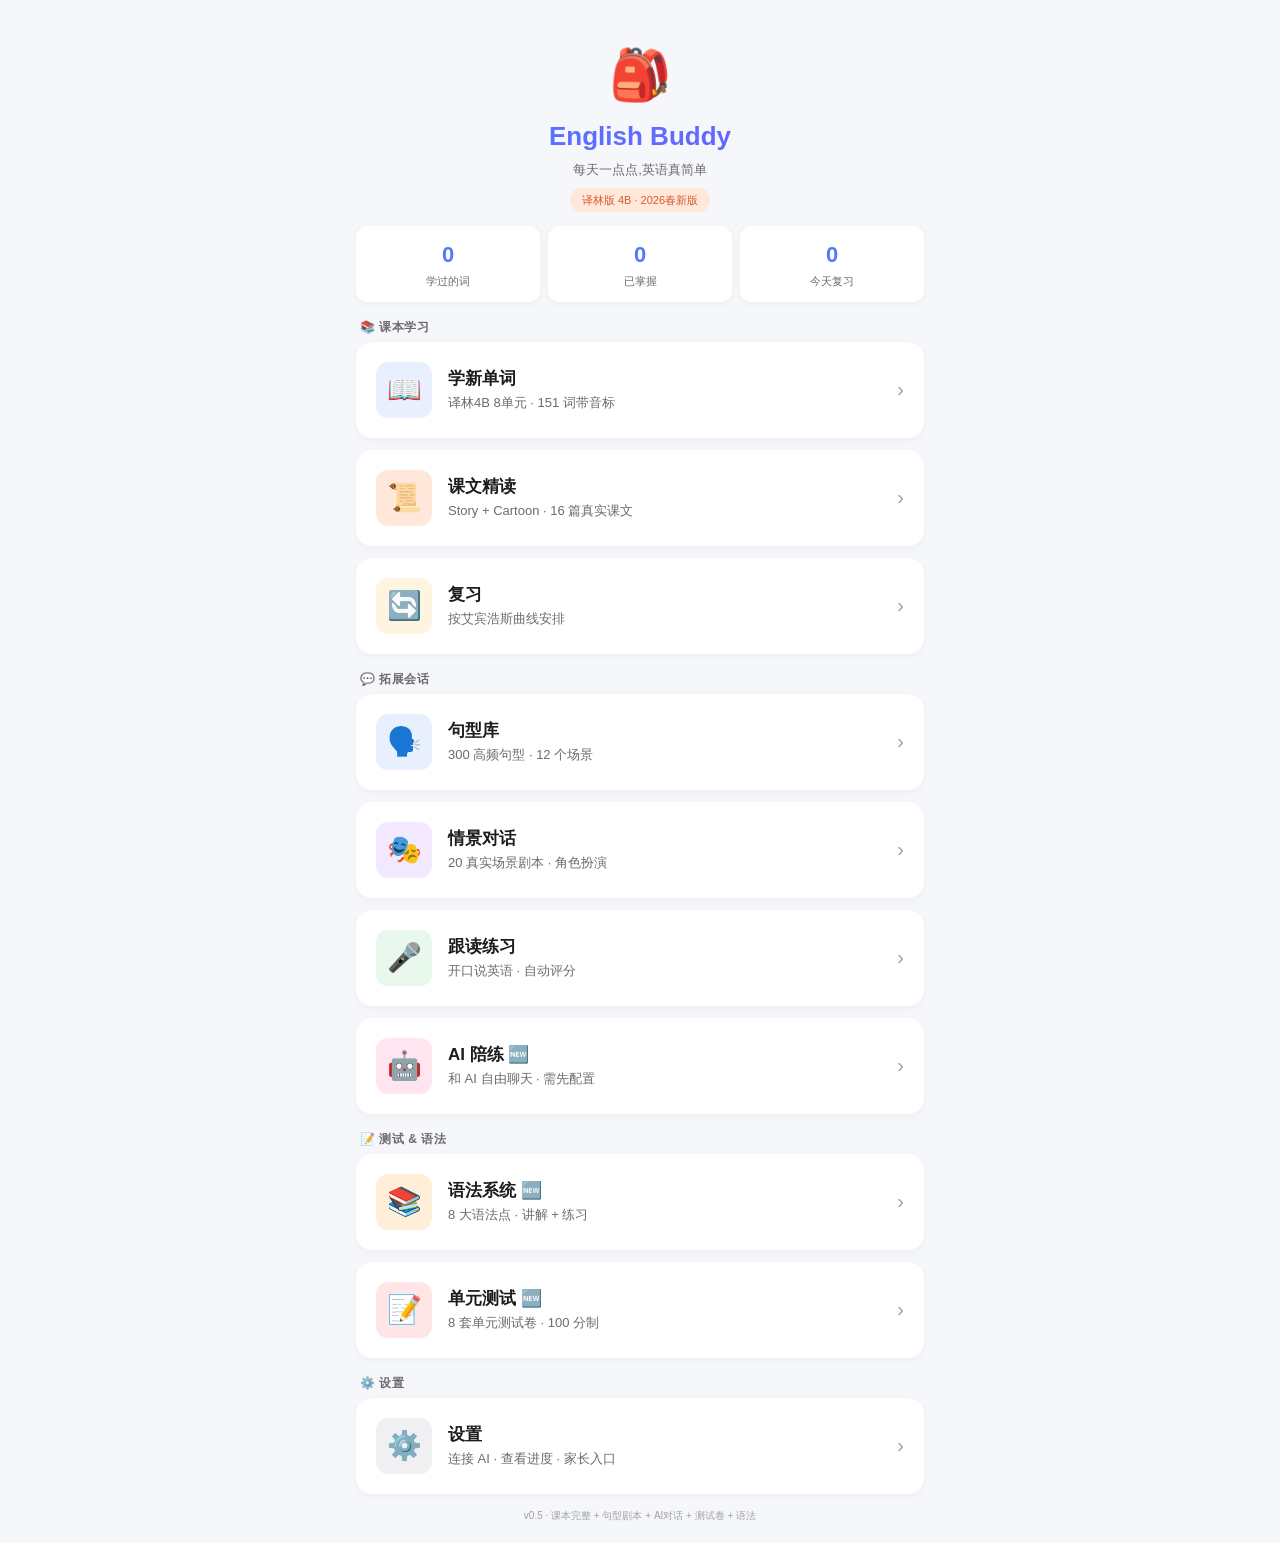
<file: index.html>
<!DOCTYPE html>
<html lang="zh-CN">
<head>
<meta charset="UTF-8">
<meta name="viewport" content="width=device-width, initial-scale=1.0, maximum-scale=1.0, user-scalable=no, viewport-fit=cover">
<meta name="apple-mobile-web-app-capable" content="yes">
<meta name="apple-mobile-web-app-status-bar-style" content="default">
<meta name="apple-mobile-web-app-title" content="English Buddy">
<meta name="theme-color" content="#4F7CFF">
<title>English Buddy · 我的英语小伙伴</title>
<link rel="stylesheet" href="css/style.css">
<style>
.hero { text-align: center; padding: 22px 16px 14px; }
.hero-emoji { font-size: 50px; margin-bottom: 4px; }
.hero-title {
  font-size: 26px; font-weight: 700; margin: 0 0 4px;
  background: linear-gradient(135deg, #4F7CFF, #6F5BFF);
  -webkit-background-clip: text; background-clip: text;
  -webkit-text-fill-color: transparent;
}
.hero-subtitle { font-size: 13px; color: var(--text-secondary); margin: 0; }
.book-tag {
  display: inline-block; margin-top: 8px;
  padding: 4px 12px; font-size: 11px;
  background: #FFE8D9; color: #D85A30;
  border-radius: 12px; font-weight: 500;
}
.streak-banner {
  background: linear-gradient(135deg, #FF9500, #FF6A00);
  color: white; border-radius: var(--radius-lg);
  padding: 12px 16px; margin-bottom: 14px;
  display: flex; align-items: center; gap: 12px;
}
.streak-icon { font-size: 28px; }
.streak-info { flex: 1; }
.streak-num { font-size: 22px; font-weight: 700; }
.streak-label { font-size: 12px; opacity: 0.9; }
.section-title {
  font-size: 12px; font-weight: 600;
  color: var(--text-secondary); text-transform: uppercase;
  letter-spacing: 0.5px; margin: 16px 0 6px; padding-left: 4px;
}
.version-tag {
  font-size: 10px; color: var(--text-tertiary);
  text-align: center; margin: 14px 0 4px;
}
</style>
</head>
<body>
<div class="container">
  <div class="hero">
    <div class="hero-emoji">🎒</div>
    <h1 class="hero-title">English Buddy</h1>
    <p class="hero-subtitle">每天一点点,英语真简单</p>
    <div class="book-tag">译林版 4B · 2026春新版</div>
  </div>

  <div class="streak-banner" id="streak-banner" style="display:none">
    <div class="streak-icon">🔥</div>
    <div class="streak-info">
      <div class="streak-num"><span id="streak-num">0</span> 天</div>
      <div class="streak-label">连续学习,加油!</div>
    </div>
  </div>

  <div class="stat-grid">
    <div class="stat-card">
      <div class="stat-num" id="stat-learned">0</div>
      <div class="stat-label">学过的词</div>
    </div>
    <div class="stat-card">
      <div class="stat-num" id="stat-mastered">0</div>
      <div class="stat-label">已掌握</div>
    </div>
    <div class="stat-card">
      <div class="stat-num" id="stat-due">0</div>
      <div class="stat-label">今天复习</div>
    </div>
  </div>

  <div class="section-title">📚 课本学习</div>

  <button class="module-card" onclick="location.href='pages/vocab-learn.html'">
    <div class="module-icon" style="background:#E8EFFF;color:#4F7CFF">📖</div>
    <div class="module-info">
      <h3 class="module-title">学新单词</h3>
      <p class="module-desc">译林4B 8单元 · 151 词带音标</p>
    </div>
    <div class="module-arrow">›</div>
  </button>

  <button class="module-card" onclick="location.href='pages/reading.html'">
    <div class="module-icon" style="background:#FFE8D9;color:#D85A30">📜</div>
    <div class="module-info">
      <h3 class="module-title">课文精读</h3>
      <p class="module-desc">Story + Cartoon · 16 篇真实课文</p>
    </div>
    <div class="module-arrow">›</div>
  </button>

  <button class="module-card" onclick="location.href='pages/vocab-review.html'">
    <div class="module-icon" style="background:#FFF4E0;color:#FF9500">🔄</div>
    <div class="module-info">
      <h3 class="module-title">复习</h3>
      <p class="module-desc">按艾宾浩斯曲线安排</p>
    </div>
    <div class="module-arrow">›</div>
  </button>

  <div class="section-title">💬 拓展会话</div>

  <button class="module-card" onclick="location.href='pages/phrases.html'">
    <div class="module-icon" style="background:#E8EFFF;color:#6F5BFF">🗣️</div>
    <div class="module-info">
      <h3 class="module-title">句型库</h3>
      <p class="module-desc">300 高频句型 · 12 个场景</p>
    </div>
    <div class="module-arrow">›</div>
  </button>

  <button class="module-card" onclick="location.href='pages/scripts.html'">
    <div class="module-icon" style="background:#F2E8FF;color:#8B5CF6">🎭</div>
    <div class="module-info">
      <h3 class="module-title">情景对话</h3>
      <p class="module-desc">20 真实场景剧本 · 角色扮演</p>
    </div>
    <div class="module-arrow">›</div>
  </button>

  <button class="module-card" onclick="location.href='pages/speak.html'">
    <div class="module-icon" style="background:#E8F8EC;color:#34C759">🎤</div>
    <div class="module-info">
      <h3 class="module-title">跟读练习</h3>
      <p class="module-desc">开口说英语 · 自动评分</p>
    </div>
    <div class="module-arrow">›</div>
  </button>

  <button class="module-card" onclick="location.href='pages/ai-chat.html'">
    <div class="module-icon" style="background:#FFE5F0;color:#EC4899">🤖</div>
    <div class="module-info">
      <h3 class="module-title">AI 陪练 🆕</h3>
      <p class="module-desc">和 AI 自由聊天 · 需先配置</p>
    </div>
    <div class="module-arrow">›</div>
  </button>

  <div class="section-title">📝 测试 & 语法</div>

  <button class="module-card" onclick="location.href='pages/grammar.html'">
    <div class="module-icon" style="background:#FFEFD9;color:#FF6A00">📚</div>
    <div class="module-info">
      <h3 class="module-title">语法系统 🆕</h3>
      <p class="module-desc">8 大语法点 · 讲解 + 练习</p>
    </div>
    <div class="module-arrow">›</div>
  </button>

  <button class="module-card" onclick="location.href='pages/quiz.html'">
    <div class="module-icon" style="background:#FFE5E5;color:#E24B4A">📝</div>
    <div class="module-info">
      <h3 class="module-title">单元测试 🆕</h3>
      <p class="module-desc">8 套单元测试卷 · 100 分制</p>
    </div>
    <div class="module-arrow">›</div>
  </button>

  <div class="section-title">⚙️ 设置</div>

  <button class="module-card" onclick="location.href='pages/settings.html'">
    <div class="module-icon" style="background:#F0F0F2;color:#6B6B70">⚙️</div>
    <div class="module-info">
      <h3 class="module-title">设置</h3>
      <p class="module-desc">连接 AI · 查看进度 · 家长入口</p>
    </div>
    <div class="module-arrow">›</div>
  </button>

  <div class="version-tag">v0.5 · 课本完整 + 句型剧本 + AI对话 + 测试卷 + 语法</div>
</div>

<script src="data/vocab-4b.js"></script>
<script src="js/core.js"></script>
<script>
function refreshStats() {
  const allWords = VOCAB_4B.getAllWords();
  const stats = SRS.getStats(allWords);
  document.getElementById('stat-learned').textContent = stats.learning + stats.mastered;
  document.getElementById('stat-mastered').textContent = stats.mastered;
  document.getElementById('stat-due').textContent = stats.due;
  
  const streak = Tracking.getStreak();
  if (streak > 0) {
    document.getElementById('streak-banner').style.display = 'flex';
    document.getElementById('streak-num').textContent = streak;
  }
}
refreshStats();
</script>
</body>
</html>
</file>
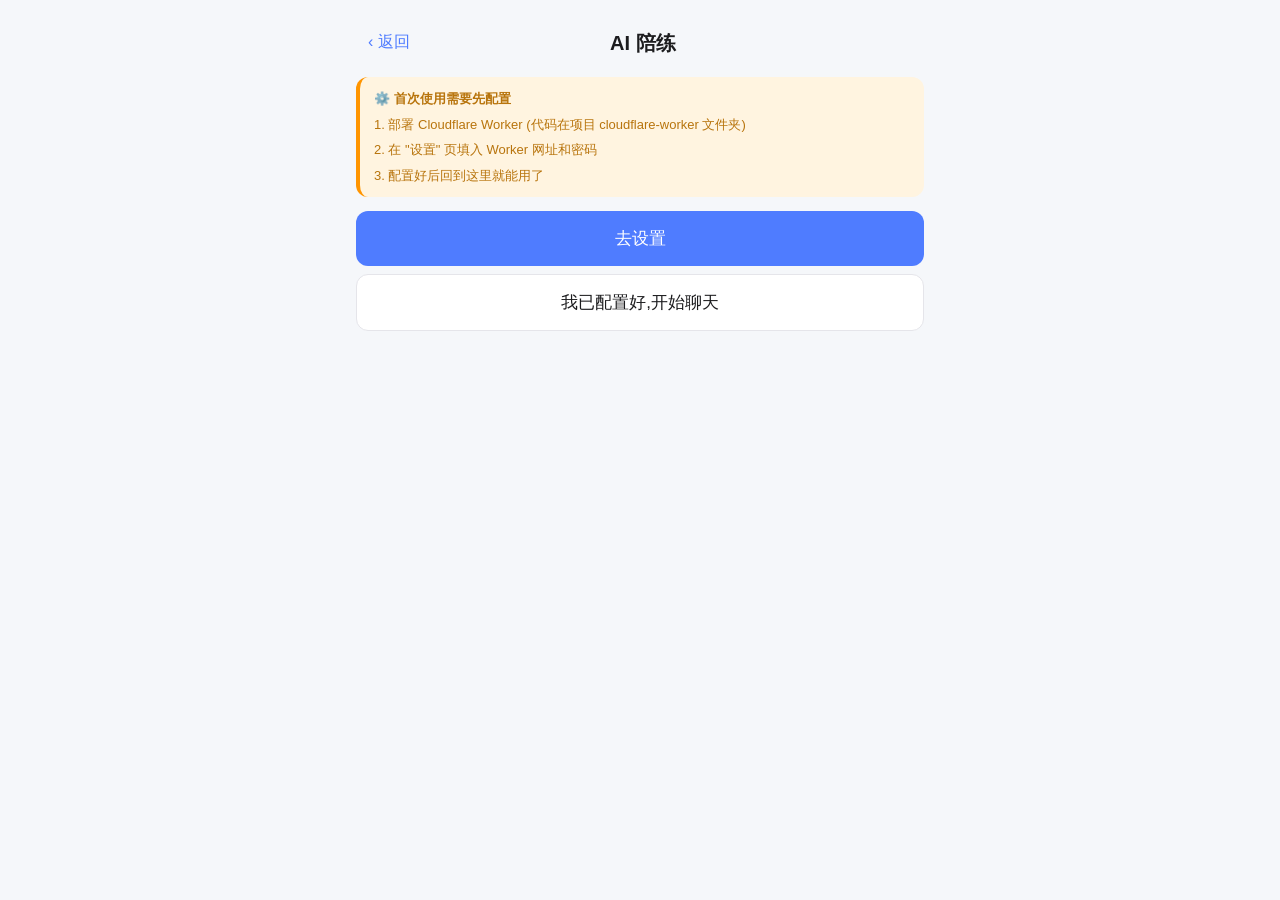
<file: pages/ai-chat.html>
<!DOCTYPE html>
<html lang="zh-CN">
<head>
<meta charset="UTF-8">
<meta name="viewport" content="width=device-width, initial-scale=1.0, maximum-scale=1.0, user-scalable=no, viewport-fit=cover">
<title>AI 陪练</title>
<link rel="stylesheet" href="../css/style.css">
<style>
.config-warn {
  background: #FFF4E0; border-left: 4px solid #FF9500;
  padding: 12px 14px; border-radius: var(--radius-md);
  margin-bottom: 14px;
}
.config-warn p { margin: 0 0 6px; font-size: 13px; color: #B8740C; }
.config-warn p:last-child { margin-bottom: 0; }

.topic-grid {
  display: grid;
  grid-template-columns: repeat(2, 1fr);
  gap: 8px;
  margin-bottom: 14px;
}
.topic-btn {
  padding: 12px 8px; background: var(--bg-card);
  border: 1.5px solid var(--border); border-radius: var(--radius-md);
  font-size: 13px; cursor: pointer; font-family: inherit;
  text-align: center; color: var(--text);
}
.topic-btn:active { transform: scale(0.97); }
.topic-icon { font-size: 22px; display: block; margin-bottom: 4px; }

.chat-area {
  background: var(--bg-card); border-radius: var(--radius-lg);
  padding: 12px; min-height: 380px; max-height: 60vh;
  overflow-y: auto; margin-bottom: 12px;
  box-shadow: var(--shadow);
}
.msg {
  margin-bottom: 10px; display: flex;
  gap: 8px; align-items: flex-start;
}
.msg-avatar {
  width: 32px; height: 32px; border-radius: 50%;
  display: flex; align-items: center; justify-content: center;
  font-size: 16px; flex-shrink: 0;
}
.msg.user .msg-avatar { background: #E8EFFF; }
.msg.ai .msg-avatar { background: #FFE5F0; }
.msg-bubble {
  background: var(--bg); padding: 10px 12px;
  border-radius: var(--radius-md);
  max-width: 75%; word-wrap: break-word;
  font-size: 14px; line-height: 1.5;
}
.msg.user { flex-direction: row-reverse; }
.msg.user .msg-bubble { background: #4F7CFF; color: white; }
.msg-translation {
  font-size: 12px; color: var(--text-secondary);
  margin-top: 4px; padding-top: 4px;
  border-top: 1px dashed var(--border);
  font-style: italic;
}
.msg.user .msg-translation { 
  color: rgba(255,255,255,0.85); border-top-color: rgba(255,255,255,0.3);
}

.input-row {
  display: flex; gap: 8px;
  position: sticky; bottom: 0;
}
.input-row textarea {
  flex: 1; padding: 10px 12px; font-size: 14px;
  border: 1.5px solid var(--border); border-radius: var(--radius-md);
  font-family: inherit; resize: none;
  min-height: 44px; max-height: 100px;
  box-sizing: border-box;
}
.input-row button {
  width: 48px; height: 48px; border-radius: 50%;
  border: none; background: var(--primary); color: white;
  font-size: 20px; cursor: pointer; flex-shrink: 0;
}
.input-row button:disabled { opacity: 0.5; }

.btn-mic-chat {
  background: #34C759 !important;
}
.btn-mic-chat.recording {
  background: #E24B4A !important;
  animation: pulse 1.5s infinite;
}
@keyframes pulse {
  0%, 100% { transform: scale(1); }
  50% { transform: scale(1.1); }
}

.typing {
  font-size: 12px; color: var(--text-secondary);
  font-style: italic; padding: 0 12px;
}

.usage-bar {
  font-size: 11px; color: var(--text-tertiary);
  text-align: right; margin-bottom: 6px;
}
</style>
</head>
<body>
<div class="container">
  <div class="page-header">
    <button class="back-btn" onclick="location.href='../index.html'">‹ 返回</button>
    <h1 class="page-title">AI 陪练</h1>
    <div style="width:60px"></div>
  </div>

  <div id="setup-area">
    <div class="config-warn">
      <p>⚙️ <strong>首次使用需要先配置</strong></p>
      <p>1. 部署 Cloudflare Worker (代码在项目 cloudflare-worker 文件夹)</p>
      <p>2. 在 "设置" 页填入 Worker 网址和密码</p>
      <p>3. 配置好后回到这里就能用了</p>
    </div>
    <button class="btn btn-primary btn-large btn-full" onclick="location.href='settings.html'">去设置</button>
    <button class="btn btn-secondary btn-large btn-full" style="margin-top:8px" onclick="checkAndStart()">我已配置好,开始聊天</button>
  </div>

  <div id="chat-app" style="display:none">
    <p style="font-size:13px;color:var(--text-secondary);margin-bottom:8px">和 AI 用英语对话练习。选个话题开始吧:</p>
    
    <div class="topic-grid" id="topics">
      <button class="topic-btn" onclick="startChat('school')">
        <span class="topic-icon">🎒</span>
        谈学校生活
      </button>
      <button class="topic-btn" onclick="startChat('family')">
        <span class="topic-icon">🏠</span>
        谈家人
      </button>
      <button class="topic-btn" onclick="startChat('hobby')">
        <span class="topic-icon">⚽</span>
        谈爱好
      </button>
      <button class="topic-btn" onclick="startChat('food')">
        <span class="topic-icon">🍔</span>
        谈食物
      </button>
      <button class="topic-btn" onclick="startChat('weather')">
        <span class="topic-icon">🌤️</span>
        谈天气
      </button>
      <button class="topic-btn" onclick="startChat('free')">
        <span class="topic-icon">💬</span>
        自由聊天
      </button>
    </div>

    <div id="chat-active" style="display:none">
      <div class="usage-bar">今日剩余次数: <span id="usage">--</span></div>
      <div class="chat-area" id="messages"></div>
      <div class="input-row">
        <textarea id="input" placeholder="用英语输入,或点麦克风" rows="1"></textarea>
        <button class="btn-mic-chat" id="mic-btn" onclick="toggleMic()">🎤</button>
        <button id="send-btn" onclick="sendMsg()">↑</button>
      </div>
      <button class="btn btn-secondary" style="margin-top:8px;width:100%" onclick="restart()">换个话题</button>
    </div>
  </div>
</div>

<script src="../js/core.js"></script>
<script>
let messages = [];
let currentTopic = null;
let isRecording = false;
let dailyCount = 0;
const DAILY_LIMIT = 30;

const TOPICS = {
  school: {
    system: "You are a friendly English-speaking robot called Buddy, talking to a Chinese 4th-grade student. Keep your replies VERY SHORT (1-2 sentences), use SIMPLE words a 10-year-old knows. Always ask one follow-up question. Topic: school life (subjects, teachers, classmates, lessons). After each reply, add a Chinese translation in this format: [中文翻译]",
    starter: "Hi! I'm Buddy. Tell me about your school. What subjects do you like? [嗨!我是 Buddy。给我讲讲你的学校吧。你喜欢什么课?]"
  },
  family: {
    system: "You are a friendly English-speaking robot called Buddy, talking to a Chinese 4th-grade student. Keep replies VERY SHORT (1-2 sentences), simple words. Always ask one follow-up question. Topic: family (parents, siblings, what they do together). Add Chinese translation in format: [中文]",
    starter: "Hello! I want to know about your family. How many people are in your family? [你好!我想了解你的家人。你家有几口人?]"
  },
  hobby: {
    system: "You are friendly Buddy, talking to a Chinese 4th-grader. Reply VERY SHORT (1-2 sentences), simple words. Always ask follow-up. Topic: hobbies and free time. Add Chinese translation in format: [中文]",
    starter: "Hi friend! What do you like to do after school? [嗨朋友!放学后你喜欢做什么?]"
  },
  food: {
    system: "You are friendly Buddy, talking to a Chinese 4th-grader. Reply VERY SHORT (1-2 sentences), simple words. Always ask follow-up. Topic: food and eating. Add Chinese translation in format: [中文]",
    starter: "Hi! I'm hungry haha. What's your favorite food? [嗨!我饿了哈哈。你最爱吃什么?]"
  },
  weather: {
    system: "You are friendly Buddy, talking to a Chinese 4th-grader. Reply VERY SHORT (1-2 sentences), simple words. Always ask follow-up. Topic: weather and seasons. Add Chinese translation in format: [中文]",
    starter: "Hello! How's the weather today? Is it sunny or rainy? [你好!今天天气怎么样?晴天还是雨天?]"
  },
  free: {
    system: "You are friendly Buddy, talking to a Chinese 4th-grader. Reply VERY SHORT (1-2 sentences), simple words a 10-year-old understands. Always ask one follow-up question. Be encouraging. Add Chinese translation in format: [中文]",
    starter: "Hi! Let's chat in English. How are you today? [嗨!我们用英语聊天吧。你今天怎么样?]"
  }
};

function checkAndStart() {
  if (!AI.getWorkerUrl()) {
    alert('请先在设置页配置 Cloudflare Worker 网址');
    location.href = 'settings.html';
    return;
  }
  if (!AI.getPassword()) {
    alert('请先在设置页配置密码');
    location.href = 'settings.html';
    return;
  }
  document.getElementById('setup-area').style.display = 'none';
  document.getElementById('chat-app').style.display = 'block';
  refreshUsage();
}

// 启动时检查是否已配置
if (AI.getWorkerUrl() && AI.getPassword()) {
  document.getElementById('setup-area').style.display = 'none';
  document.getElementById('chat-app').style.display = 'block';
  refreshUsage();
}

function refreshUsage() {
  const today = new Date().toDateString();
  const usage = Storage.get('ai_usage', { date: today, count: 0 });
  if (usage.date !== today) {
    usage.date = today;
    usage.count = 0;
    Storage.set('ai_usage', usage);
  }
  dailyCount = usage.count;
  document.getElementById('usage').textContent = (DAILY_LIMIT - dailyCount) + '/' + DAILY_LIMIT;
}

function incrementUsage() {
  const today = new Date().toDateString();
  const usage = Storage.get('ai_usage', { date: today, count: 0 });
  usage.count++;
  Storage.set('ai_usage', usage);
  dailyCount = usage.count;
  document.getElementById('usage').textContent = (DAILY_LIMIT - dailyCount) + '/' + DAILY_LIMIT;
}

function escapeHtml(s) {
  return String(s || '').replace(/&/g, '&amp;').replace(/</g, '&lt;').replace(/>/g, '&gt;');
}

function startChat(topicId) {
  currentTopic = TOPICS[topicId];
  messages = [];
  document.getElementById('topics').style.display = 'none';
  document.getElementById('chat-active').style.display = 'block';
  document.getElementById('messages').innerHTML = '';
  addAIMessage(currentTopic.starter);
}

function restart() {
  document.getElementById('chat-active').style.display = 'none';
  document.getElementById('topics').style.display = 'grid';
  currentTopic = null;
  messages = [];
}

function addAIMessage(text) {
  // 分离英文和中文翻译: 格式 "English text [中文翻译]"
  const match = text.match(/^(.+?)\s*\[([^\]]+)\]\s*$/s);
  let en = text, zh = '';
  if (match) { en = match[1].trim(); zh = match[2].trim(); }
  
  const wrap = document.getElementById('messages');
  const html = `
    <div class="msg ai">
      <div class="msg-avatar">🤖</div>
      <div class="msg-bubble">
        <div>${escapeHtml(en)}</div>
        ${zh ? `<div class="msg-translation">${escapeHtml(zh)}</div>` : ''}
        <div style="margin-top:6px">
          <button class="btn-mini" style="padding:3px 8px;font-size:11px;background:rgba(255,255,255,0.4);color:var(--primary);border:none;border-radius:10px;cursor:pointer" onclick="Speech.speak('${en.replace(/'/g, "\\'")}', {rate: 0.85})">🔊</button>
        </div>
      </div>
    </div>
  `;
  wrap.insertAdjacentHTML('beforeend', html);
  wrap.scrollTop = wrap.scrollHeight;
  
  // 自动朗读 AI 回复
  setTimeout(() => Speech.speak(en, { rate: 0.85 }), 300);
}

function addUserMessage(text) {
  const wrap = document.getElementById('messages');
  const html = `
    <div class="msg user">
      <div class="msg-avatar">👦</div>
      <div class="msg-bubble">${escapeHtml(text)}</div>
    </div>
  `;
  wrap.insertAdjacentHTML('beforeend', html);
  wrap.scrollTop = wrap.scrollHeight;
}

function showTyping() {
  const wrap = document.getElementById('messages');
  wrap.insertAdjacentHTML('beforeend', '<div class="typing" id="typing">Buddy 在思考...</div>');
  wrap.scrollTop = wrap.scrollHeight;
}

function hideTyping() {
  const t = document.getElementById('typing');
  if (t) t.remove();
}

async function sendMsg() {
  const input = document.getElementById('input');
  const text = input.value.trim();
  if (!text) return;
  
  if (dailyCount >= DAILY_LIMIT) {
    alert('今天 AI 用量已满 (' + DAILY_LIMIT + ' 次), 明天再来吧');
    return;
  }
  
  input.value = '';
  document.getElementById('send-btn').disabled = true;
  addUserMessage(text);
  messages.push({ role: 'user', content: text });
  
  showTyping();
  
  try {
    const response = await AI.chat(messages, {
      system: currentTopic.system,
      maxTokens: 200,
      temperature: 0.7,
      model: 'claude-haiku-4-5-20251001'
    });
    
    hideTyping();
    
    const aiText = (response.content || [])
      .filter(c => c.type === 'text')
      .map(c => c.text)
      .join('\n');
    
    if (!aiText) throw new Error('AI 没有回复');
    
    messages.push({ role: 'assistant', content: aiText });
    addAIMessage(aiText);
    incrementUsage();
    Tracking.log('ai_chat', { topic: currentTopic.system.substring(0, 30), tokens: aiText.length });
  } catch (e) {
    hideTyping();
    alert('AI 调用失败: ' + e.message + '\n\n可能原因:\n1. Worker 没部署\n2. 密码错误\n3. API key 没设置\n4. 今日额度用完');
    console.error(e);
  } finally {
    document.getElementById('send-btn').disabled = false;
  }
}

// 麦克风输入
function toggleMic() {
  const btn = document.getElementById('mic-btn');
  if (isRecording) {
    Recognition.stop();
    isRecording = false;
    btn.classList.remove('recording');
    return;
  }
  if (!Recognition.supported()) {
    alert('请用 iPhone Safari 或电脑 Chrome');
    return;
  }
  isRecording = true;
  btn.classList.add('recording');
  Recognition.start({
    onResult: (heard) => {
      isRecording = false;
      btn.classList.remove('recording');
      document.getElementById('input').value = heard;
    },
    onError: () => {
      isRecording = false;
      btn.classList.remove('recording');
    }
  });
}

// 回车发送
document.getElementById('input').addEventListener('keydown', (e) => {
  if (e.key === 'Enter' && !e.shiftKey) {
    e.preventDefault();
    sendMsg();
  }
});
</script>
</body>
</html>
</file>
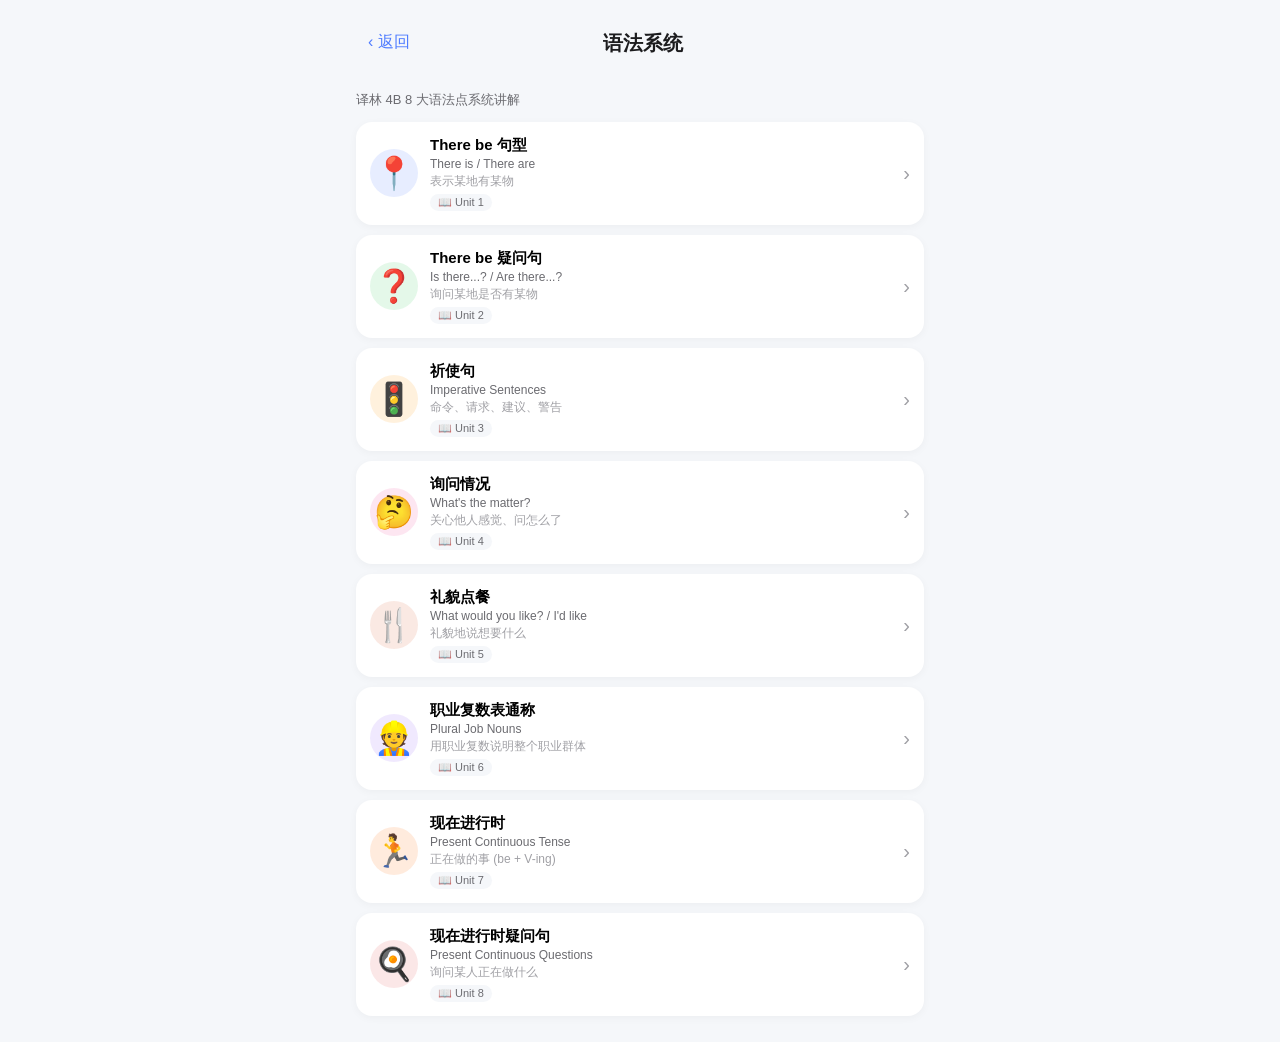
<file: pages/grammar.html>
<!DOCTYPE html>
<html lang="zh-CN">
<head>
<meta charset="UTF-8">
<meta name="viewport" content="width=device-width, initial-scale=1.0, maximum-scale=1.0, user-scalable=no, viewport-fit=cover">
<title>语法系统</title>
<link rel="stylesheet" href="../css/style.css">
<style>
.topic-card {
  background: var(--bg-card); border-radius: var(--radius-lg);
  padding: 14px; margin-bottom: 10px;
  box-shadow: var(--shadow); cursor: pointer;
  border: none; width: 100%; text-align: left;
  font-family: inherit; display: flex; align-items: center;
}
.topic-icon-big {
  font-size: 32px; width: 48px; height: 48px;
  border-radius: 50%; display: flex;
  align-items: center; justify-content: center;
  margin-right: 12px; flex-shrink: 0;
}
.topic-info { flex: 1; min-width: 0; }
.topic-title { font-size: 15px; font-weight: 600; margin: 0 0 2px; }
.topic-title-en { font-size: 12px; color: var(--text-secondary); margin: 0 0 2px; }
.topic-summary { font-size: 12px; color: var(--text-tertiary); margin: 0; }
.topic-unit-tag {
  display: inline-block; padding: 2px 8px;
  border-radius: 10px; font-size: 11px;
  background: var(--bg); color: var(--text-secondary);
  margin-top: 4px;
}

.topic-header {
  color: white; padding: 20px 18px;
  border-radius: var(--radius-lg); margin-bottom: 14px;
}
.topic-header .icon { font-size: 36px; margin-bottom: 6px; }
.topic-header h2 { margin: 0 0 4px; font-size: 22px; }
.topic-header .titleEn { font-size: 13px; opacity: 0.9; margin: 0 0 8px; }
.topic-header .summary { font-size: 14px; opacity: 0.95; }

.block {
  background: var(--bg-card); border-radius: var(--radius-md);
  padding: 14px; margin-bottom: 12px;
  box-shadow: var(--shadow);
}
.block-title {
  font-size: 13px; font-weight: 600;
  color: var(--primary); text-transform: uppercase;
  letter-spacing: 0.5px; margin-bottom: 8px;
}

.formula-row {
  background: var(--bg); padding: 10px 12px;
  border-radius: var(--radius-sm); margin-bottom: 8px;
  border-left: 3px solid var(--primary);
}
.formula-pattern {
  font-size: 13px; font-weight: 600;
  color: var(--text); margin-bottom: 4px;
  font-family: 'Menlo', 'Consolas', monospace;
}
.formula-example {
  font-size: 13px; color: var(--text-secondary);
  font-style: italic;
}

.explanation-text {
  font-size: 13px; color: var(--text);
  line-height: 1.7; white-space: pre-line;
}

.example-row {
  background: var(--bg); padding: 10px 12px;
  border-radius: var(--radius-sm); margin-bottom: 8px;
}
.example-en {
  font-size: 14px; font-weight: 500; margin-bottom: 4px;
}
.example-zh {
  font-size: 12px; color: var(--text-secondary); margin-bottom: 4px;
}
.example-point {
  font-size: 11px; color: #FF9500; font-style: italic;
}
.example-actions { margin-top: 6px; }
.btn-mini {
  padding: 4px 9px; background: var(--primary-light);
  color: var(--primary); border: none; border-radius: 11px;
  font-size: 11px; cursor: pointer; font-family: inherit;
}

.practice-q {
  background: var(--bg); padding: 12px;
  border-radius: var(--radius-md); margin-bottom: 10px;
}
.practice-q-text {
  font-size: 14px; font-weight: 500; margin-bottom: 8px;
}
.practice-opts {
  display: flex; flex-direction: column; gap: 6px;
}
.practice-opt {
  padding: 8px 12px; background: var(--bg-card);
  border: 1.5px solid var(--border); border-radius: var(--radius-sm);
  font-size: 13px; text-align: left; cursor: pointer;
  font-family: inherit;
}
.practice-opt:active { transform: scale(0.98); }
.practice-opt.correct { background: #E8F8EC; border-color: #34C759; color: #2E8B3D; }
.practice-opt.wrong { background: #FFE5E5; border-color: #FF3B30; color: #C42828; }
.practice-exp {
  margin-top: 6px; padding: 6px 10px;
  background: #FFF4E0; border-radius: var(--radius-sm);
  font-size: 12px; color: #B8740C;
}
</style>
</head>
<body>
<div class="container">
  <div class="page-header">
    <button class="back-btn" onclick="goBack()">‹ 返回</button>
    <h1 class="page-title">语法系统</h1>
    <div style="width:60px"></div>
  </div>

  <div id="topic-list">
    <p style="font-size:13px;color:var(--text-secondary);margin-bottom:12px">译林 4B 8 大语法点系统讲解</p>
  </div>

  <div id="topic-detail" style="display:none">
    <div class="topic-header" id="t-header">
      <div class="icon" id="t-icon"></div>
      <h2 id="t-title"></h2>
      <div class="titleEn" id="t-titleEn"></div>
      <div class="summary" id="t-summary"></div>
    </div>
    
    <div class="block">
      <div class="block-title">📐 句型公式</div>
      <div id="t-formulas"></div>
    </div>
    
    <div class="block">
      <div class="block-title">💡 详细讲解</div>
      <div class="explanation-text" id="t-explanation"></div>
    </div>
    
    <div class="block">
      <div class="block-title">📖 例句</div>
      <div id="t-examples"></div>
    </div>
    
    <div class="block">
      <div class="block-title">✏️ 练习</div>
      <div id="t-practice"></div>
    </div>
  </div>
</div>

<script src="../data/grammar.js"></script>
<script src="../js/core.js"></script>
<script>
let currentTopic = null;
let practiceAnswers = {};

function goBack() {
  if (document.getElementById('topic-detail').style.display === 'block') {
    document.getElementById('topic-detail').style.display = 'none';
    document.getElementById('topic-list').style.display = 'block';
    window.scrollTo(0, 0);
  } else {
    location.href = '../index.html';
  }
}

function escapeHtml(s) {
  return String(s || '').replace(/&/g, '&amp;').replace(/</g, '&lt;').replace(/>/g, '&gt;');
}

function escapeJs(s) {
  return String(s || '').replace(/\\/g, '\\\\').replace(/'/g, "\\'");
}

function renderTopics() {
  const list = document.getElementById('topic-list');
  GRAMMAR.topics.forEach(t => {
    const btn = document.createElement('button');
    btn.className = 'topic-card';
    btn.innerHTML = `
      <div class="topic-icon-big" style="background:${t.color}22;color:${t.color}">${t.icon}</div>
      <div class="topic-info">
        <div class="topic-title">${escapeHtml(t.titleZh)}</div>
        <div class="topic-title-en">${escapeHtml(t.title)}</div>
        <div class="topic-summary">${escapeHtml(t.summary)}</div>
        <span class="topic-unit-tag">📖 Unit ${t.unit}</span>
      </div>
      <div style="color:var(--text-tertiary);font-size:20px">›</div>
    `;
    btn.onclick = () => openTopic(t);
    list.appendChild(btn);
  });
}
renderTopics();

function openTopic(t) {
  currentTopic = t;
  practiceAnswers = {};
  document.getElementById('topic-list').style.display = 'none';
  document.getElementById('topic-detail').style.display = 'block';
  
  // Header
  const header = document.getElementById('t-header');
  header.style.background = `linear-gradient(135deg, ${t.color}, ${t.color}99)`;
  document.getElementById('t-icon').textContent = t.icon;
  document.getElementById('t-title').textContent = t.titleZh;
  document.getElementById('t-titleEn').textContent = t.title;
  document.getElementById('t-summary').textContent = t.summary;
  
  // Formulas
  document.getElementById('t-formulas').innerHTML = t.formula.map(f => `
    <div class="formula-row">
      <div class="formula-pattern">${escapeHtml(f.pattern)}</div>
      <div class="formula-example">"${escapeHtml(f.example)}"</div>
    </div>
  `).join('');
  
  // Explanation
  document.getElementById('t-explanation').textContent = t.explanation;
  
  // Examples
  document.getElementById('t-examples').innerHTML = t.examples.map(e => `
    <div class="example-row">
      <div class="example-en">${escapeHtml(e.en)}</div>
      <div class="example-zh">${escapeHtml(e.zh)}</div>
      <div class="example-point">💡 ${escapeHtml(e.point)}</div>
      <div class="example-actions">
        <button class="btn-mini" onclick="Speech.speak('${escapeJs(e.en)}', {rate: 0.85})">🔊 听</button>
      </div>
    </div>
  `).join('');
  
  // Practice
  document.getElementById('t-practice').innerHTML = t.practice.map((p, i) => `
    <div class="practice-q" id="prac-${i}">
      <div class="practice-q-text">${i+1}. ${escapeHtml(p.q)}</div>
      <div class="practice-opts">
        ${p.options.map((o, oi) => `
          <button class="practice-opt" onclick="answerPractice(${i}, ${oi})">${String.fromCharCode(65 + oi)}. ${escapeHtml(o)}</button>
        `).join('')}
      </div>
    </div>
  `).join('');
  
  window.scrollTo(0, 0);
}

function answerPractice(pi, oi) {
  if (practiceAnswers[pi] !== undefined) return;
  const p = currentTopic.practice[pi];
  practiceAnswers[pi] = oi;
  
  const wrap = document.getElementById('prac-' + pi);
  const opts = wrap.querySelectorAll('.practice-opt');
  opts.forEach(o => o.style.pointerEvents = 'none');
  
  const correct = oi === p.answer;
  opts[oi].classList.add(correct ? 'correct' : 'wrong');
  if (!correct) opts[p.answer].classList.add('correct');
  
  // 显示解释
  wrap.insertAdjacentHTML('beforeend', `
    <div class="practice-exp">${correct ? '✅' : '💡'} ${escapeHtml(p.exp)}</div>
  `);
  
  Tracking.log('grammar_practice', { topicId: currentTopic.id, qi: pi, correct });
}
</script>
</body>
</html>
</file>
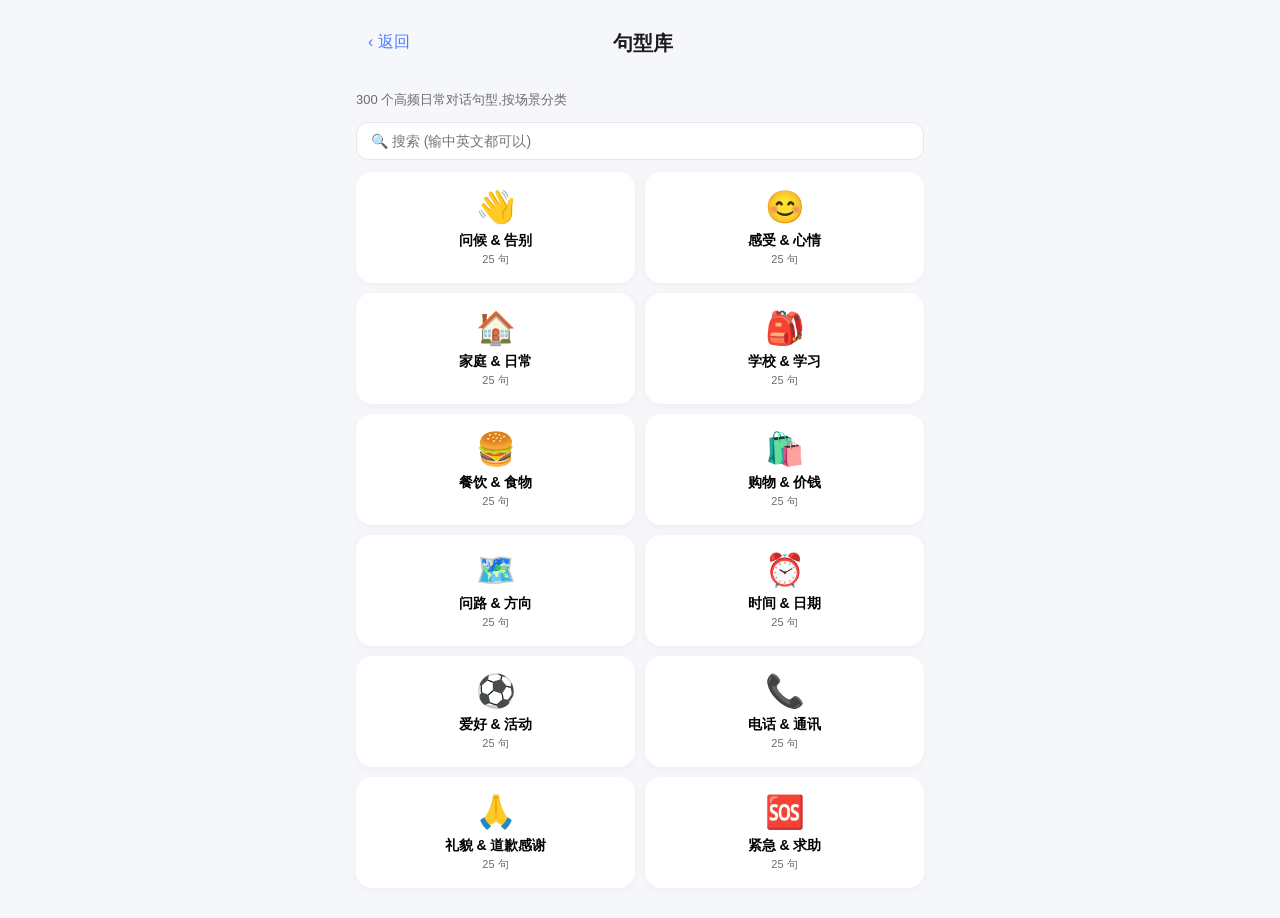
<file: pages/phrases.html>
<!DOCTYPE html>
<html lang="zh-CN">
<head>
<meta charset="UTF-8">
<meta name="viewport" content="width=device-width, initial-scale=1.0, maximum-scale=1.0, user-scalable=no, viewport-fit=cover">
<title>句型库</title>
<link rel="stylesheet" href="../css/style.css">
<style>
.scene-grid {
  display: grid;
  grid-template-columns: repeat(2, 1fr);
  gap: 10px;
  margin-bottom: 14px;
}
.scene-card {
  background: var(--bg-card); border-radius: var(--radius-lg);
  padding: 16px 12px; box-shadow: var(--shadow);
  cursor: pointer; border: none; text-align: center;
  font-family: inherit;
}
.scene-icon { font-size: 32px; margin-bottom: 6px; }
.scene-name { font-size: 14px; font-weight: 600; margin-bottom: 2px; }
.scene-count { font-size: 11px; color: var(--text-secondary); }

.level-toggle {
  display: flex; gap: 6px; margin-bottom: 14px;
  padding: 3px; background: var(--bg-card);
  border-radius: var(--radius-md);
}
.level-btn {
  flex: 1; padding: 8px; text-align: center;
  font-size: 13px; border: none; background: transparent;
  border-radius: var(--radius-sm); cursor: pointer;
  font-family: inherit; color: var(--text-secondary);
}
.level-btn.active { background: var(--primary); color: white; font-weight: 500; }

.phrase-row {
  background: var(--bg-card); border-radius: var(--radius-md);
  padding: 12px 14px; margin-bottom: 8px;
  box-shadow: var(--shadow); position: relative;
}
.phrase-en { font-size: 16px; font-weight: 500; margin-bottom: 4px; line-height: 1.4; }
.phrase-zh { font-size: 13px; color: var(--text-secondary); margin-bottom: 6px; }
.phrase-note { font-size: 11px; color: var(--text-tertiary); font-style: italic; margin-bottom: 8px; }
.phrase-level-tag {
  display: inline-block; font-size: 10px; padding: 1px 6px;
  border-radius: 8px; margin-right: 6px;
}
.phrase-level-tag.l1 { background: #E8F8EC; color: #2E8B3D; }
.phrase-level-tag.l2 { background: #FFF4E0; color: #B8740C; }
.phrase-actions { display: flex; gap: 6px; margin-top: 6px; }
.btn-mini {
  padding: 5px 10px; background: var(--primary-light);
  color: var(--primary); border: none; border-radius: 12px;
  font-size: 12px; cursor: pointer; font-family: inherit;
}
.btn-mini:active { transform: scale(0.95); }

.search-bar {
  width: 100%; padding: 10px 14px; font-size: 14px;
  border: 1.5px solid var(--border); border-radius: var(--radius-md);
  margin-bottom: 12px; font-family: inherit;
  box-sizing: border-box;
}

.scene-header {
  background: linear-gradient(135deg, #6F5BFF, #4F7CFF);
  color: white; padding: 16px 18px; border-radius: var(--radius-lg);
  margin-bottom: 12px;
}
.scene-header .icon { font-size: 28px; margin-right: 8px; }
.scene-header .name { font-size: 20px; font-weight: 600; display: inline-block; }
.scene-header .desc { font-size: 13px; opacity: 0.9; margin-top: 4px; }
</style>
</head>
<body>
<div class="container">
  <div class="page-header">
    <button class="back-btn" onclick="goBack()">‹ 返回</button>
    <h1 class="page-title">句型库</h1>
    <div style="width:60px"></div>
  </div>

  <div id="scene-list">
    <p style="font-size:13px;color:var(--text-secondary);margin-bottom:12px">300 个高频日常对话句型,按场景分类</p>
    <input type="text" class="search-bar" id="search" placeholder="🔍 搜索 (输中英文都可以)" oninput="searchPhrases()">
    <div id="search-results"></div>
    <div class="scene-grid" id="scenes"></div>
  </div>

  <div id="scene-detail" style="display:none">
    <div class="scene-header">
      <span class="icon" id="d-icon"></span>
      <span class="name" id="d-name"></span>
      <div class="desc" id="d-desc"></div>
    </div>
    
    <div class="level-toggle">
      <button class="level-btn active" data-lv="all" onclick="filterLevel('all')">全部</button>
      <button class="level-btn" data-lv="1" onclick="filterLevel(1)">基础</button>
      <button class="level-btn" data-lv="2" onclick="filterLevel(2)">进阶</button>
    </div>
    
    <div id="phrase-list"></div>
  </div>
</div>

<script src="../data/phrases.js"></script>
<script src="../js/core.js"></script>
<script>
let currentScene = null;
let currentLevel = 'all';

function goBack() {
  if (document.getElementById('scene-detail').style.display === 'block') {
    document.getElementById('scene-detail').style.display = 'none';
    document.getElementById('scene-list').style.display = 'block';
    document.getElementById('search').value = '';
    document.getElementById('search-results').innerHTML = '';
  } else {
    location.href = '../index.html';
  }
}

function escapeHtml(s) {
  return String(s || '').replace(/&/g, '&amp;').replace(/</g, '&lt;').replace(/>/g, '&gt;');
}

function renderScenes() {
  const grid = document.getElementById('scenes');
  grid.innerHTML = PHRASES.scenes.map(s => `
    <button class="scene-card" onclick="openScene('${s.id}')">
      <div class="scene-icon">${s.icon}</div>
      <div class="scene-name">${s.name}</div>
      <div class="scene-count">${s.phrases.length} 句</div>
    </button>
  `).join('');
}
renderScenes();

function openScene(sceneId) {
  currentScene = PHRASES.scenes.find(s => s.id === sceneId);
  if (!currentScene) return;
  document.getElementById('scene-list').style.display = 'none';
  document.getElementById('scene-detail').style.display = 'block';
  document.getElementById('d-icon').textContent = currentScene.icon;
  document.getElementById('d-name').textContent = currentScene.name;
  document.getElementById('d-desc').textContent = currentScene.desc;
  currentLevel = 'all';
  document.querySelectorAll('.level-btn').forEach(b => 
    b.classList.toggle('active', b.dataset.lv === 'all'));
  renderPhrases();
}

function filterLevel(lv) {
  currentLevel = lv;
  document.querySelectorAll('.level-btn').forEach(b => 
    b.classList.toggle('active', b.dataset.lv == lv));
  renderPhrases();
}

function renderPhrases() {
  if (!currentScene) return;
  const list = document.getElementById('phrase-list');
  let phrases = currentScene.phrases;
  if (currentLevel !== 'all') phrases = phrases.filter(p => p.level === Number(currentLevel));
  
  list.innerHTML = phrases.map((p, i) => `
    <div class="phrase-row">
      <span class="phrase-level-tag l${p.level}">${p.level === 1 ? '基础' : '进阶'}</span>
      <div class="phrase-en">${escapeHtml(p.en)}</div>
      <div class="phrase-zh">${escapeHtml(p.zh)}</div>
      <div class="phrase-note">💡 ${escapeHtml(p.note || '')}</div>
      <div class="phrase-actions">
        <button class="btn-mini" onclick="playPhrase('${escapeJs(p.en)}', 0.85)">🔊 听</button>
        <button class="btn-mini" onclick="playPhrase('${escapeJs(p.en)}', 0.6)">🐢 慢听</button>
        <button class="btn-mini" onclick="practice('${escapeJs(p.en)}', '${escapeJs(p.zh)}')">🎤 跟读</button>
      </div>
    </div>
  `).join('');
}

function escapeJs(s) {
  return String(s || '').replace(/\\/g, '\\\\').replace(/'/g, "\\'");
}

function playPhrase(en, rate) {
  Speech.speak(en, { rate: rate || 0.85 });
}

function practice(en, zh) {
  if (!Recognition.supported()) {
    alert('请用 iPhone Safari 或电脑 Chrome');
    return;
  }
  Recognition.start({
    onResult: (heard) => {
      const r = Pronunciation.score(en, heard);
      alert('🎤 你说: ' + heard + '\n📊 评分: ' + r.score + '分');
      Tracking.log('phrase_practice', { en, score: r.score });
    },
    onError: (e) => alert('没听清: ' + e)
  });
  setTimeout(() => Speech.speak(en, { rate: 0.85 }), 100);
}

function searchPhrases() {
  const q = document.getElementById('search').value.trim().toLowerCase();
  const wrap = document.getElementById('search-results');
  if (!q) { wrap.innerHTML = ''; return; }
  const all = PHRASES.getAll();
  const matches = all.filter(p => 
    p.en.toLowerCase().includes(q) || 
    p.zh.includes(q) || 
    (p.note && p.note.includes(q))
  ).slice(0, 20);
  
  if (matches.length === 0) {
    wrap.innerHTML = '<p style="color:var(--text-tertiary);text-align:center;padding:10px;font-size:13px">没有找到</p>';
    return;
  }
  
  wrap.innerHTML = '<p style="font-size:12px;color:var(--text-secondary);margin-bottom:8px">找到 ' + matches.length + ' 条:</p>' + 
    matches.map(p => `
      <div class="phrase-row">
        <span style="font-size:11px;color:var(--text-tertiary)">${escapeHtml(p.sceneIcon + ' ' + p.sceneName)}</span>
        <div class="phrase-en" style="margin-top:3px">${escapeHtml(p.en)}</div>
        <div class="phrase-zh">${escapeHtml(p.zh)}</div>
        <div class="phrase-actions">
          <button class="btn-mini" onclick="playPhrase('${escapeJs(p.en)}', 0.85)">🔊 听</button>
        </div>
      </div>
    `).join('');
}
</script>
</body>
</html>
</file>
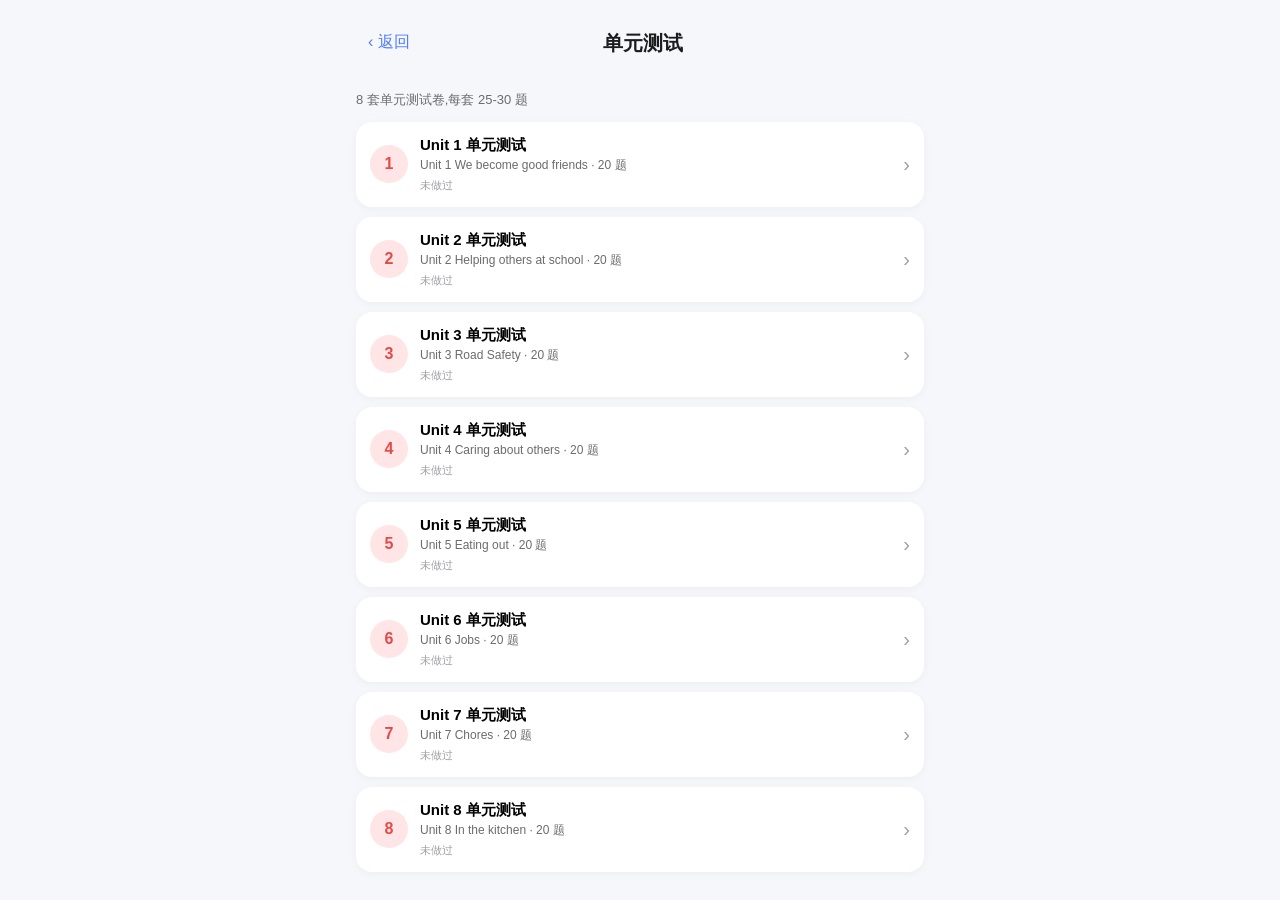
<file: pages/quiz.html>
<!DOCTYPE html>
<html lang="zh-CN">
<head>
<meta charset="UTF-8">
<meta name="viewport" content="width=device-width, initial-scale=1.0, maximum-scale=1.0, user-scalable=no, viewport-fit=cover">
<title>单元测试卷</title>
<link rel="stylesheet" href="../css/style.css">
<style>
.quiz-card {
  display: flex; align-items: center;
  padding: 14px; background: var(--bg-card);
  border-radius: var(--radius-lg); margin-bottom: 10px;
  box-shadow: var(--shadow); cursor: pointer;
  border: none; width: 100%; text-align: left;
  font-family: inherit;
}
.quiz-num {
  width: 38px; height: 38px; border-radius: 50%;
  background: #FFE5E5; color: #E24B4A;
  display: flex; align-items: center; justify-content: center;
  font-weight: 600; font-size: 16px; margin-right: 12px;
  flex-shrink: 0;
}
.quiz-info { flex: 1; min-width: 0; }
.quiz-title { font-size: 15px; font-weight: 600; margin: 0 0 2px; }
.quiz-meta { font-size: 12px; color: var(--text-secondary); margin: 0; }
.quiz-last {
  font-size: 11px; margin-top: 4px;
  color: var(--text-tertiary);
}
.quiz-last.good { color: #34C759; }
.quiz-last.mid { color: #FF9500; }
.quiz-last.bad { color: #E24B4A; }

.quiz-header {
  background: linear-gradient(135deg, #E24B4A, #FF6A6A);
  color: white; padding: 16px 18px; border-radius: var(--radius-lg);
  margin-bottom: 12px;
}
.quiz-header h2 { margin: 0 0 4px; font-size: 20px; }
.quiz-header p { margin: 0; font-size: 13px; opacity: 0.95; }

.section-header {
  background: var(--primary-light);
  padding: 10px 12px; border-radius: var(--radius-md);
  margin: 14px 0 8px;
}
.section-header .name {
  font-size: 15px; font-weight: 600; color: var(--primary);
}
.section-header .desc {
  font-size: 12px; color: var(--text-secondary); margin-top: 2px;
}

.question-box {
  background: var(--bg-card); border-radius: var(--radius-md);
  padding: 12px 14px; margin-bottom: 10px;
  box-shadow: var(--shadow);
}
.q-num {
  font-size: 11px; color: var(--text-tertiary);
  margin-bottom: 4px;
}
.q-text {
  font-size: 14px; font-weight: 500; margin-bottom: 8px;
  line-height: 1.4;
}
.audio-btn {
  background: var(--primary-light); color: var(--primary);
  border: none; padding: 6px 12px; border-radius: 14px;
  font-size: 12px; cursor: pointer; margin-bottom: 8px;
  font-family: inherit;
}
.passage-box {
  background: #FFF4E0; padding: 12px 14px;
  border-radius: var(--radius-md); margin-bottom: 12px;
  font-size: 13px; line-height: 1.6;
}
.passage-box .label {
  font-size: 11px; color: #B8740C; font-weight: 600;
  margin-bottom: 6px;
}

.q-opts { display: flex; flex-direction: column; gap: 7px; }
.q-opt {
  padding: 9px 12px; background: var(--bg);
  border: 1.5px solid var(--border); border-radius: var(--radius-sm);
  font-size: 13px; text-align: left; cursor: pointer;
  font-family: inherit; transition: all 0.15s;
}
.q-opt:active { transform: scale(0.98); }
.q-opt.selected { background: var(--primary-light); border-color: var(--primary); }
.q-opt.correct { background: #E8F8EC; border-color: #34C759; color: #2E8B3D; }
.q-opt.wrong { background: #FFE5E5; border-color: #FF3B30; color: #C42828; }

.submit-bar {
  position: sticky; bottom: 0;
  background: var(--bg); padding: 12px 0;
  border-top: 1px solid var(--border);
  margin-top: 14px;
}

.result-screen {
  text-align: center; padding: 20px 0;
}
.result-score {
  font-size: 64px; font-weight: 700;
  margin-bottom: 4px;
}
.result-score.good { color: #34C759; }
.result-score.mid { color: #FF9500; }
.result-score.bad { color: #E24B4A; }
.result-label { font-size: 14px; color: var(--text-secondary); }

.review-section {
  margin-top: 16px;
}
.review-title {
  font-size: 14px; font-weight: 600;
  margin-bottom: 8px; padding-left: 4px;
}
.review-item {
  background: var(--bg-card); border-radius: var(--radius-md);
  padding: 10px 12px; margin-bottom: 8px;
  border-left: 3px solid #E24B4A;
}
.review-q { font-size: 13px; font-weight: 500; margin-bottom: 4px; }
.review-yours { font-size: 12px; color: #E24B4A; margin-bottom: 2px; }
.review-correct { font-size: 12px; color: #34C759; }
</style>
</head>
<body>
<div class="container">
  <div class="page-header">
    <button class="back-btn" onclick="goBack()">‹ 返回</button>
    <h1 class="page-title">单元测试</h1>
    <div style="width:60px"></div>
  </div>

  <div id="quiz-list">
    <p style="font-size:13px;color:var(--text-secondary);margin-bottom:12px">8 套单元测试卷,每套 25-30 题</p>
  </div>

  <div id="quiz-do" style="display:none">
    <div class="quiz-header">
      <h2 id="q-title">Unit X</h2>
      <p id="q-progress">已答 0/30</p>
    </div>
    <div id="q-body"></div>
    <div class="submit-bar">
      <button class="btn btn-primary btn-large btn-full" onclick="submitQuiz()">提交批改</button>
    </div>
  </div>

  <div id="quiz-result" style="display:none">
    <div class="result-screen">
      <div class="result-score" id="r-score">--</div>
      <div class="result-label">满分 100 分</div>
      <div id="r-summary" style="margin-top:14px;font-size:14px;color:var(--text-secondary)"></div>
    </div>
    <div class="review-section" id="r-review"></div>
    <div style="margin-top:20px;display:flex;gap:8px">
      <button class="btn btn-secondary btn-large" style="flex:1" onclick="location.reload()">再做一遍</button>
      <button class="btn btn-primary btn-large" style="flex:1" onclick="goBack()">返回</button>
    </div>
  </div>
</div>

<script src="../data/quizzes.js"></script>
<script src="../js/core.js"></script>
<script>
let currentQuiz = null;
let answers = {}; // 用 sectionIdx-itemIdx 作 key

function goBack() {
  if (document.getElementById('quiz-do').style.display === 'block') {
    if (confirm('退出本次测试?进度会丢失')) location.href = '../index.html';
  } else {
    location.href = '../index.html';
  }
}

function escapeHtml(s) {
  return String(s || '').replace(/&/g, '&amp;').replace(/</g, '&lt;').replace(/>/g, '&gt;');
}

function escapeJs(s) {
  return String(s || '').replace(/\\/g, '\\\\').replace(/'/g, "\\'");
}

function renderQuizList() {
  const list = document.getElementById('quiz-list');
  QUIZZES.quizzes.forEach(q => {
    const lastScore = Storage.get('quiz_score_' + q.id, null);
    let lastTxt = '未做过', cls = '';
    if (lastScore !== null) {
      lastTxt = '上次: ' + lastScore + ' 分';
      cls = lastScore >= 80 ? 'good' : lastScore >= 60 ? 'mid' : 'bad';
    }
    const totalItems = QUIZZES.getTotalItems(q);
    const btn = document.createElement('button');
    btn.className = 'quiz-card';
    btn.innerHTML = `
      <div class="quiz-num">${q.id}</div>
      <div class="quiz-info">
        <div class="quiz-title">${escapeHtml(q.titleZh)}</div>
        <div class="quiz-meta">${escapeHtml(q.title)} · ${totalItems} 题</div>
        <div class="quiz-last ${cls}">${lastTxt}</div>
      </div>
      <div style="color:var(--text-tertiary);font-size:20px">›</div>
    `;
    btn.onclick = () => startQuiz(q);
    list.appendChild(btn);
  });
}
renderQuizList();

function startQuiz(quiz) {
  currentQuiz = quiz;
  answers = {};
  document.getElementById('quiz-list').style.display = 'none';
  document.getElementById('quiz-do').style.display = 'block';
  document.getElementById('q-title').textContent = quiz.titleZh;
  document.getElementById('q-progress').textContent = '共 ' + QUIZZES.getTotalItems(quiz) + ' 题';
  renderQuizBody();
}

function renderQuizBody() {
  const wrap = document.getElementById('q-body');
  let html = '';
  let qIdx = 1;
  
  currentQuiz.sections.forEach((sec, secIdx) => {
    html += `<div class="section-header">
      <div class="name">${escapeHtml(sec.name)} (${sec.points} 分)</div>
      <div class="desc">${escapeHtml(sec.desc)}</div>
    </div>`;
    
    if (sec.type === 'reading' && sec.passage) {
      html += `<div class="passage-box">
        <div class="label">📖 短文 Reading Passage</div>
        <div>${escapeHtml(sec.passage)}</div>
        <div style="margin-top:6px;color:var(--text-secondary);font-style:italic">${escapeHtml(sec.passageZh || '')}</div>
        <button class="audio-btn" style="margin-top:8px" onclick="Speech.speak('${escapeJs(sec.passage)}', {rate: 0.85})">🔊 听短文</button>
      </div>`;
    }
    
    sec.items.forEach((item, itemIdx) => {
      const key = secIdx + '-' + itemIdx;
      html += `<div class="question-box">
        <div class="q-num">第 ${qIdx} 题</div>`;
      
      if (sec.type === 'listen') {
        html += `<div class="q-text">听音频选答案:</div>
          <button class="audio-btn" onclick="Speech.speak('${escapeJs(item.audio)}', {rate: 0.75})">🔊 播放</button>`;
      } else {
        html += `<div class="q-text">${escapeHtml(item.q)}</div>`;
      }
      
      html += `<div class="q-opts" id="opts-${key}">
        ${item.options.map((o, oi) => `
          <button class="q-opt" data-key="${key}" data-oi="${oi}" onclick="selectOpt('${key}', ${oi})">${String.fromCharCode(65 + oi)}. ${escapeHtml(o)}</button>
        `).join('')}
      </div>
      </div>`;
      qIdx++;
    });
  });
  
  wrap.innerHTML = html;
}

function selectOpt(key, oi) {
  answers[key] = oi;
  document.querySelectorAll(`#opts-${key} .q-opt`).forEach((b, i) => {
    b.classList.toggle('selected', i === oi);
  });
  
  // 更新进度
  const totalItems = QUIZZES.getTotalItems(currentQuiz);
  const answered = Object.keys(answers).length;
  document.getElementById('q-progress').textContent = '已答 ' + answered + '/' + totalItems;
}

function submitQuiz() {
  const totalItems = QUIZZES.getTotalItems(currentQuiz);
  const answered = Object.keys(answers).length;
  if (answered < totalItems) {
    if (!confirm(`还有 ${totalItems - answered} 题没答,确定要提交吗?`)) return;
  }
  
  // 评分
  let totalScore = 0;
  let maxScore = currentQuiz.totalPoints;
  let totalCorrect = 0;
  let wrongs = [];
  
  currentQuiz.sections.forEach((sec, secIdx) => {
    const pointsPerItem = sec.points / sec.items.length;
    sec.items.forEach((item, itemIdx) => {
      const key = secIdx + '-' + itemIdx;
      const ans = answers[key];
      if (ans === item.answer) {
        totalScore += pointsPerItem;
        totalCorrect++;
      } else {
        wrongs.push({
          section: sec.name,
          q: sec.type === 'listen' ? '听: ' + item.audio : item.q,
          your: ans !== undefined ? item.options[ans] : '(没答)',
          correct: item.options[item.answer]
        });
      }
    });
  });
  
  totalScore = Math.round(totalScore);
  Storage.set('quiz_score_' + currentQuiz.id, totalScore);
  Tracking.log('quiz_done', { 
    quizId: currentQuiz.id, score: totalScore, correct: totalCorrect, total: totalItems 
  });
  
  // 显示结果
  document.getElementById('quiz-do').style.display = 'none';
  document.getElementById('quiz-result').style.display = 'block';
  const scoreEl = document.getElementById('r-score');
  scoreEl.textContent = totalScore;
  scoreEl.className = 'result-score ' + (totalScore >= 80 ? 'good' : totalScore >= 60 ? 'mid' : 'bad');
  
  let summary = '答对 ' + totalCorrect + ' / ' + totalItems + ' 题';
  if (totalScore >= 90) summary += ' 🌟 太棒了!';
  else if (totalScore >= 80) summary += ' 👍 优秀!';
  else if (totalScore >= 60) summary += ' 😊 及格了';
  else summary += ' 💪 多复习一下';
  document.getElementById('r-summary').textContent = summary;
  
  // 错题
  const reviewEl = document.getElementById('r-review');
  if (wrongs.length > 0) {
    reviewEl.innerHTML = '<div class="review-title">📝 错题回顾 (' + wrongs.length + ' 题)</div>' +
      wrongs.map(w => `
        <div class="review-item">
          <div class="review-q">[${escapeHtml(w.section)}] ${escapeHtml(w.q)}</div>
          <div class="review-yours">❌ 你的答案: ${escapeHtml(w.your)}</div>
          <div class="review-correct">✅ 正确答案: ${escapeHtml(w.correct)}</div>
        </div>
      `).join('');
  } else {
    reviewEl.innerHTML = '<div style="text-align:center;font-size:14px;color:#34C759;padding:20px">🎉 全部答对!</div>';
  }
}
</script>
</body>
</html>
</file>
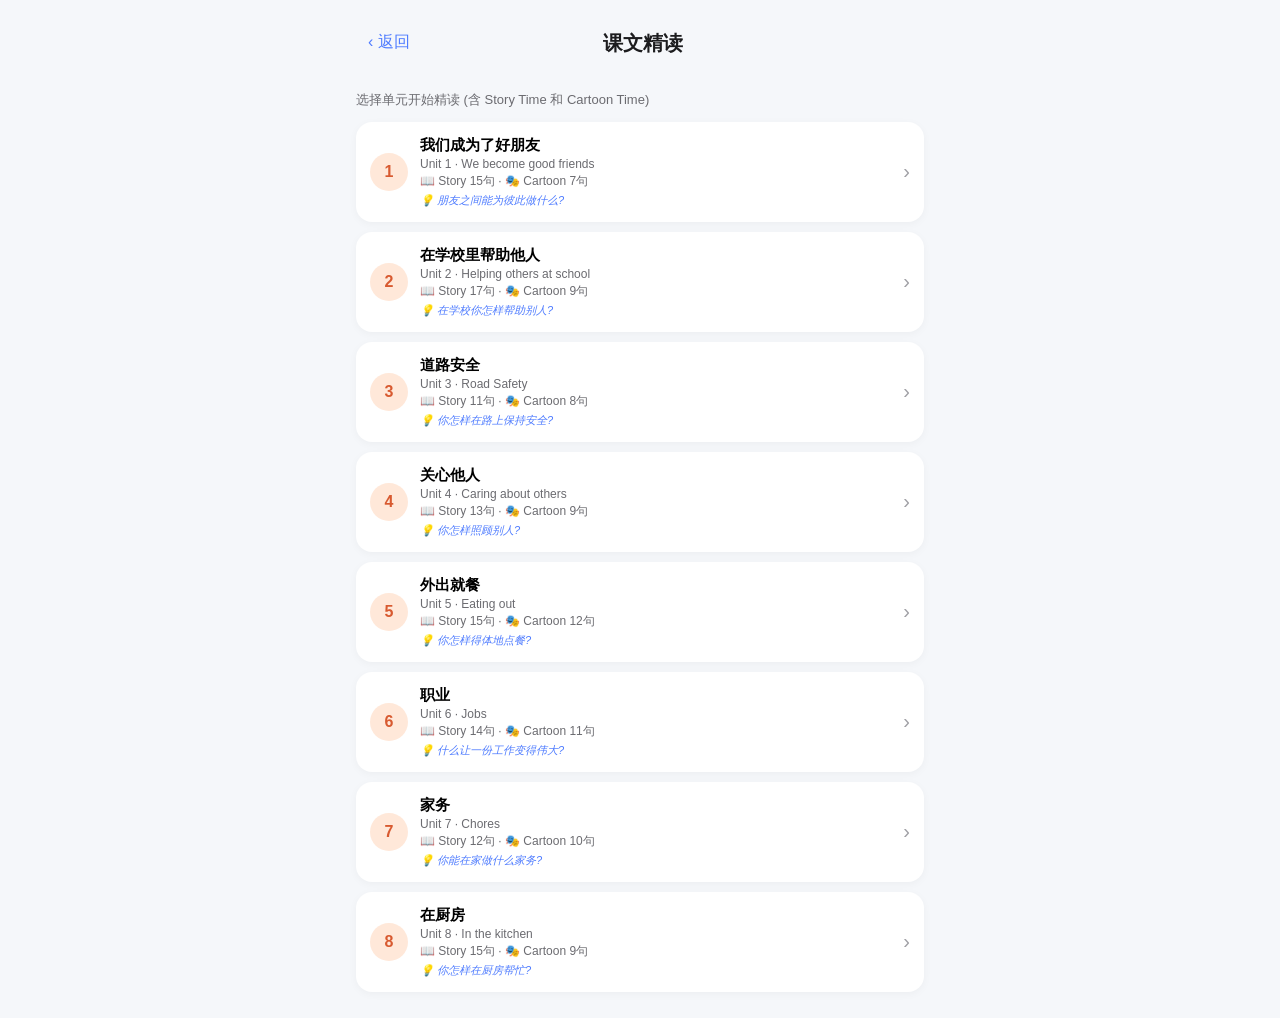
<file: pages/reading.html>
<!DOCTYPE html>
<html lang="zh-CN">
<head>
<meta charset="UTF-8">
<meta name="viewport" content="width=device-width, initial-scale=1.0, maximum-scale=1.0, user-scalable=no, viewport-fit=cover">
<title>课文精读</title>
<link rel="stylesheet" href="../css/style.css">
<style>
.unit-card {
  display: flex; align-items: center;
  padding: 14px; background: var(--bg-card);
  border-radius: var(--radius-lg); margin-bottom: 10px;
  box-shadow: var(--shadow); cursor: pointer;
  border: none; width: 100%; text-align: left;
  font-family: inherit;
}
.unit-num {
  width: 38px; height: 38px; border-radius: 50%;
  background: #FFE8D9; color: #D85A30;
  display: flex; align-items: center; justify-content: center;
  font-weight: 600; font-size: 16px; margin-right: 12px;
  flex-shrink: 0;
}
.unit-info { flex: 1; min-width: 0; }
.unit-title { font-size: 15px; font-weight: 600; margin: 0 0 2px; }
.unit-sub { font-size: 12px; color: var(--text-secondary); margin: 0; }
.unit-big-q { font-size: 11px; color: var(--primary); margin-top: 3px; font-style: italic; }

.story-mode-tabs {
  display: flex; gap: 4px; margin-bottom: 12px;
  padding: 3px; background: var(--bg-card);
  border-radius: var(--radius-md);
}
.story-mode-tab {
  flex: 1; padding: 7px 4px; text-align: center; font-size: 12px;
  border-radius: var(--radius-sm); cursor: pointer; border: none;
  background: transparent; color: var(--text-secondary); font-family: inherit;
}
.story-mode-tab.active {
  background: var(--primary); color: white; font-weight: 500;
}

.dialogue-row {
  background: var(--bg-card); border-radius: var(--radius-md);
  padding: 12px 14px; margin-bottom: 10px;
  box-shadow: var(--shadow); position: relative;
}
.speaker-tag {
  display: inline-block; font-size: 11px;
  background: #E8EFFF; color: #4F7CFF;
  padding: 2px 8px; border-radius: 10px;
  margin-bottom: 6px; font-weight: 500;
}
.sentence-num {
  position: absolute; top: 8px; right: 12px;
  font-size: 11px; color: var(--text-tertiary);
}
.sentence-en {
  font-size: 16px; font-weight: 500;
  line-height: 1.5; margin: 0 0 5px;
}
.sentence-zh {
  font-size: 13px; color: var(--text-secondary);
  line-height: 1.5; margin: 0;
}
.sentence-controls {
  display: flex; gap: 6px; margin-top: 10px;
  padding-top: 10px; border-top: 1px solid var(--border);
}
.btn-small {
  display: inline-flex; align-items: center; gap: 4px;
  padding: 5px 10px; background: var(--primary-light);
  color: var(--primary); border: none;
  border-radius: 12px; font-size: 12px;
  cursor: pointer; font-family: inherit;
}
.btn-small:active { transform: scale(0.95); }
.btn-toggle { background: var(--bg); color: var(--text-secondary); }

.story-header {
  background: linear-gradient(135deg, #D85A30, #FF9500);
  color: white; padding: 16px 18px; border-radius: var(--radius-lg);
  margin-bottom: 14px;
}
.story-header h2 { margin: 0 0 4px; font-size: 20px; }
.story-header p { margin: 0; opacity: 0.95; font-size: 13px; }
.story-header .big-q {
  margin-top: 8px; padding-top: 8px;
  border-top: 1px solid rgba(255,255,255,0.3);
  font-size: 12px; opacity: 0.95;
}

.section-switcher {
  display: flex; gap: 8px; margin-bottom: 14px;
}
.section-btn {
  flex: 1; padding: 12px 8px; text-align: center;
  background: var(--bg-card); border: 2px solid var(--border);
  border-radius: var(--radius-md); cursor: pointer;
  font-family: inherit; font-size: 13px; font-weight: 500;
  color: var(--text-secondary);
}
.section-btn.active {
  border-color: var(--primary); color: var(--primary);
  background: var(--primary-light);
}
.section-icon { font-size: 18px; display: block; margin-bottom: 2px; }

.key-sentence-box {
  background: #FFF4E0; border-left: 4px solid #FF9500;
  padding: 11px 13px; border-radius: 0 var(--radius-md) var(--radius-md) 0;
  margin-bottom: 14px;
}
.key-sentence-box .label {
  font-size: 10px; color: #B8740C;
  text-transform: uppercase; letter-spacing: 1px;
  margin-bottom: 3px;
}
.key-sentence-box .en {
  font-size: 14px; font-weight: 600; margin-bottom: 2px;
}
.key-sentence-box .zh {
  font-size: 12px; color: var(--text-secondary);
}

.read-all-btn {
  width: 100%; padding: 13px;
  background: var(--primary); color: white;
  border: none; border-radius: var(--radius-md);
  font-size: 14px; font-weight: 500;
  margin-bottom: 14px; cursor: pointer;
  font-family: inherit;
}
.read-all-btn.playing { background: #FF9500; }

.quiz-section {
  background: var(--bg-card); border-radius: var(--radius-lg);
  padding: 14px; box-shadow: var(--shadow); margin-bottom: 10px;
}
.quiz-q { font-size: 14px; font-weight: 500; margin-bottom: 10px; }
.quiz-opts { display: flex; flex-direction: column; gap: 7px; }
.quiz-opt {
  padding: 10px 12px; background: var(--bg);
  border: 1.5px solid var(--border); border-radius: var(--radius-sm);
  font-size: 13px; text-align: left; cursor: pointer;
  font-family: inherit; transition: all 0.15s;
}
.quiz-opt:active { transform: scale(0.98); }
.quiz-opt.correct { background: #E8F8EC; border-color: #34C759; color: #2E8B3D; }
.quiz-opt.wrong { background: #FFE5E5; border-color: #FF3B30; color: #C42828; }

.section-divider {
  font-size: 12px; color: var(--text-secondary);
  text-transform: uppercase; letter-spacing: 1px;
  margin: 20px 0 8px; padding-left: 4px;
}

.think-q {
  background: #F0F4FF; border-radius: var(--radius-md);
  padding: 11px 13px; margin-bottom: 14px;
  border-left: 3px solid var(--primary);
}
.think-q-label {
  font-size: 11px; color: var(--primary); font-weight: 600;
  margin-bottom: 4px;
}
.think-q-en { font-size: 13px; font-weight: 500; margin-bottom: 2px; }
.think-q-zh { font-size: 12px; color: var(--text-secondary); }
</style>
</head>
<body>
<div class="container">
  <div class="page-header">
    <button class="back-btn" onclick="goBack()">‹ 返回</button>
    <h1 class="page-title" id="page-title">课文精读</h1>
    <div style="width:60px"></div>
  </div>

  <div id="unit-list">
    <p style="color:var(--text-secondary);font-size:13px;margin-bottom:12px">选择单元开始精读 (含 Story Time 和 Cartoon Time)</p>
  </div>

  <div id="story-area" style="display:none">
    <div class="story-header">
      <h2 id="story-title">Story title</h2>
      <p id="story-title-zh">课文标题</p>
      <div class="big-q" id="story-bigq" style="display:none"></div>
    </div>
    
    <div class="section-switcher">
      <button class="section-btn active" id="btn-story" onclick="switchSection('story')">
        <span class="section-icon">📖</span>
        Story Time
      </button>
      <button class="section-btn" id="btn-cartoon" onclick="switchSection('cartoon')">
        <span class="section-icon">🎭</span>
        Cartoon Time
      </button>
    </div>
    
    <div class="key-sentence-box" id="key-box">
      <div class="label">本课核心句型</div>
      <div class="en" id="key-en"></div>
      <div class="zh" id="key-zh"></div>
    </div>
    
    <button class="read-all-btn" id="read-all">🔊 听全文朗读</button>
    
    <div class="story-mode-tabs">
      <button class="story-mode-tab active" data-mode="bilingual" onclick="setMode('bilingual')">中英对照</button>
      <button class="story-mode-tab" data-mode="en-only" onclick="setMode('en-only')">只看英文</button>
      <button class="story-mode-tab" data-mode="zh-only" onclick="setMode('zh-only')">只看中文</button>
    </div>
    
    <div id="sentences"></div>
    
    <div class="think-q" id="think-q-box" style="display:none">
      <div class="think-q-label">💡 思考一下</div>
      <div class="think-q-en" id="think-q-en"></div>
      <div class="think-q-zh" id="think-q-zh"></div>
    </div>
    
    <div class="section-divider">阅读理解</div>
    <div id="quiz-area"></div>
    
    <button class="btn btn-primary btn-large btn-full" id="finish-btn" style="margin-top:20px" onclick="finishStory()">完成精读 ✓</button>
  </div>

  <div id="done-screen" style="display:none">
    <div class="empty-state">
      <div class="empty-icon">📖</div>
      <div style="font-size:22px;font-weight:600;margin-bottom:8px">精读完成!</div>
      <div id="done-stats" style="color:var(--text-secondary);margin-bottom:20px"></div>
      <button class="btn btn-primary btn-large" onclick="location.reload()">学其他课文</button>
      <button class="btn btn-secondary btn-large" onclick="goBack()" style="margin-top:10px">返回主页</button>
    </div>
  </div>
</div>

<script src="../data/vocab-4b.js"></script>
<script src="../js/core.js"></script>
<script>
let currentUnit = null;
let currentSection = 'story'; // 'story' or 'cartoon'
let mode = 'bilingual';
let quizAnswers = [];
let isReadingAll = false;

function goBack() {
  if (document.getElementById('story-area').style.display === 'block') {
    if (confirm('确定要退出本次精读吗?')) location.href = '../index.html';
  } else {
    location.href = '../index.html';
  }
}

function escapeHtml(s) {
  return String(s).replace(/&/g, '&amp;').replace(/</g, '&lt;').replace(/>/g, '&gt;')
          .replace(/"/g, '&quot;').replace(/'/g, '&#39;');
}

function renderUnits() {
  const list = document.getElementById('unit-list');
  VOCAB_4B.units.forEach(unit => {
    if (!unit.storyTime) return;
    const btn = document.createElement('button');
    btn.className = 'unit-card';
    const storyCnt = unit.storyTime.sentences.length;
    const cartoonCnt = unit.cartoonTime ? unit.cartoonTime.sentences.length : 0;
    btn.innerHTML = `
      <div class="unit-num">${unit.id}</div>
      <div class="unit-info">
        <div class="unit-title">${unit.titleZh}</div>
        <div class="unit-sub">Unit ${unit.id} · ${unit.title}</div>
        <div class="unit-sub" style="margin-top:2px">📖 Story ${storyCnt}句 · 🎭 Cartoon ${cartoonCnt}句</div>
        <div class="unit-big-q">💡 ${escapeHtml(unit.bigQuestionZh || unit.bigQuestion)}</div>
      </div>
      <div style="color:var(--text-tertiary);font-size:20px">›</div>
    `;
    btn.onclick = () => openStory(unit);
    list.appendChild(btn);
  });
}
renderUnits();

function openStory(unit) {
  currentUnit = unit;
  currentSection = 'story';
  document.getElementById('unit-list').style.display = 'none';
  document.getElementById('story-area').style.display = 'block';
  document.getElementById('page-title').textContent = `Unit ${unit.id}`;
  
  // 默认显示 Story Time
  switchSection('story');
}

function switchSection(section) {
  currentSection = section;
  const content = section === 'story' ? currentUnit.storyTime : currentUnit.cartoonTime;
  if (!content) return;
  
  document.getElementById('btn-story').classList.toggle('active', section === 'story');
  document.getElementById('btn-cartoon').classList.toggle('active', section === 'cartoon');
  
  document.getElementById('story-title').textContent = content.title;
  document.getElementById('story-title-zh').textContent = content.titleZh;
  
  // Big Question (整个单元的)
  if (currentUnit.bigQuestion) {
    document.getElementById('story-bigq').style.display = 'block';
    document.getElementById('story-bigq').textContent = '💡 ' + currentUnit.bigQuestion;
  }
  
  document.getElementById('key-en').textContent = currentUnit.keySentence;
  document.getElementById('key-zh').textContent = currentUnit.keySentenceZh;
  
  // Think question
  if (content.thinkQuestion) {
    document.getElementById('think-q-box').style.display = 'block';
    document.getElementById('think-q-en').textContent = content.thinkQuestion;
    document.getElementById('think-q-zh').textContent = content.thinkQuestionZh || '';
  } else {
    document.getElementById('think-q-box').style.display = 'none';
  }
  
  // 停止正在播放的语音
  if (isReadingAll) {
    Speech.stop();
    isReadingAll = false;
    document.getElementById('read-all').textContent = '🔊 听全文朗读';
    document.getElementById('read-all').classList.remove('playing');
  }
  
  renderSentences();
  renderQuiz();
}

function renderSentences() {
  const content = currentSection === 'story' ? currentUnit.storyTime : currentUnit.cartoonTime;
  const wrap = document.getElementById('sentences');
  const sentences = content.sentences;
  
  wrap.innerHTML = sentences.map((s, i) => {
    const speakerHTML = s.speaker ? `<div class="speaker-tag">${escapeHtml(s.speaker)}</div>` : '';
    return `
      <div class="dialogue-row">
        <div class="sentence-num">${i + 1}</div>
        ${speakerHTML}
        <div class="sentence-en" style="${mode === 'zh-only' ? 'display:none' : ''}">${escapeHtml(s.en)}</div>
        <div class="sentence-zh" style="${mode === 'en-only' ? 'display:none' : ''}">${escapeHtml(s.zh)}</div>
        <div class="sentence-controls">
          <button class="btn-small" onclick="playSent(${i})">🔊 听</button>
          <button class="btn-small" onclick="playSentSlow(${i})">🐢 慢听</button>
          <button class="btn-small btn-toggle" onclick="repeatSent(${i})">🔁 跟读</button>
        </div>
      </div>
    `;
  }).join('');
}

function setMode(m) {
  mode = m;
  document.querySelectorAll('.story-mode-tab').forEach(t => {
    t.classList.toggle('active', t.dataset.mode === m);
  });
  renderSentences();
}

function getCurrentSentences() {
  const content = currentSection === 'story' ? currentUnit.storyTime : currentUnit.cartoonTime;
  return content.sentences;
}

function playSent(i) {
  Speech.speak(getCurrentSentences()[i].en, { rate: 0.85 });
}

function playSentSlow(i) {
  Speech.speak(getCurrentSentences()[i].en, { rate: 0.6 });
}

function repeatSent(i) {
  const en = getCurrentSentences()[i].en;
  Speech.speak(en, {
    rate: 0.7,
    onend: () => setTimeout(() => Speech.speak(en, { rate: 0.7 }), 800)
  });
}

document.getElementById('read-all').addEventListener('click', () => {
  const btn = document.getElementById('read-all');
  if (isReadingAll) {
    Speech.stop();
    isReadingAll = false;
    btn.textContent = '🔊 听全文朗读';
    btn.classList.remove('playing');
    return;
  }
  isReadingAll = true;
  btn.textContent = '⏸ 停止朗读';
  btn.classList.add('playing');
  
  const sentences = getCurrentSentences();
  let idx = 0;
  function next() {
    if (!isReadingAll || idx >= sentences.length) {
      isReadingAll = false;
      btn.textContent = '🔊 听全文朗读';
      btn.classList.remove('playing');
      return;
    }
    Speech.speak(sentences[idx].en, {
      rate: 0.8,
      onend: () => { idx++; setTimeout(next, 400); }
    });
  }
  next();
});

function renderQuiz() {
  const content = currentSection === 'story' ? currentUnit.storyTime : currentUnit.cartoonTime;
  const quiz = document.getElementById('quiz-area');
  const questions = content.questions || [];
  quizAnswers = new Array(questions.length).fill(null);
  
  if (questions.length === 0) {
    quiz.innerHTML = '<p style="color:var(--text-secondary);font-size:13px;text-align:center;padding:20px">本部分没有阅读题</p>';
    return;
  }
  
  quiz.innerHTML = questions.map((q, qi) => `
    <div class="quiz-section">
      <div class="quiz-q">${qi + 1}. ${escapeHtml(q.q)}</div>
      <div class="quiz-opts" id="opts-${qi}">
        ${q.options.map((opt, oi) => `
          <button class="quiz-opt" data-qi="${qi}" data-oi="${oi}" onclick="answerQuiz(${qi}, ${oi})">${String.fromCharCode(65 + oi)}. ${escapeHtml(opt)}</button>
        `).join('')}
      </div>
    </div>
  `).join('');
}

function answerQuiz(qi, oi) {
  const content = currentSection === 'story' ? currentUnit.storyTime : currentUnit.cartoonTime;
  const q = content.questions[qi];
  const opts = document.querySelectorAll(`#opts-${qi} .quiz-opt`);
  if (quizAnswers[qi] !== null) return;
  
  quizAnswers[qi] = oi;
  opts.forEach(o => o.style.pointerEvents = 'none');
  
  const correct = oi === q.answer;
  opts[oi].classList.add(correct ? 'correct' : 'wrong');
  if (!correct) opts[q.answer].classList.add('correct');
  
  Tracking.log('story_quiz', { unit: currentUnit.id, section: currentSection, question: qi, correct });
}

function finishStory() {
  const content = currentSection === 'story' ? currentUnit.storyTime : currentUnit.cartoonTime;
  const questions = content.questions || [];
  const correct = quizAnswers.filter((a, i) => questions[i] && a === questions[i].answer).length;
  const total = questions.length;
  Tracking.log('story_finish', { unit: currentUnit.id, section: currentSection, correct, total });
  
  document.getElementById('story-area').style.display = 'none';
  document.getElementById('done-screen').style.display = 'block';
  const sectionName = currentSection === 'story' ? 'Story Time' : 'Cartoon Time';
  document.getElementById('done-stats').textContent = 
    `读完了 Unit ${currentUnit.id} 的 ${sectionName},答对 ${correct}/${total} 题。多读几遍就更熟了!`;
}
</script>
</body>
</html>
</file>
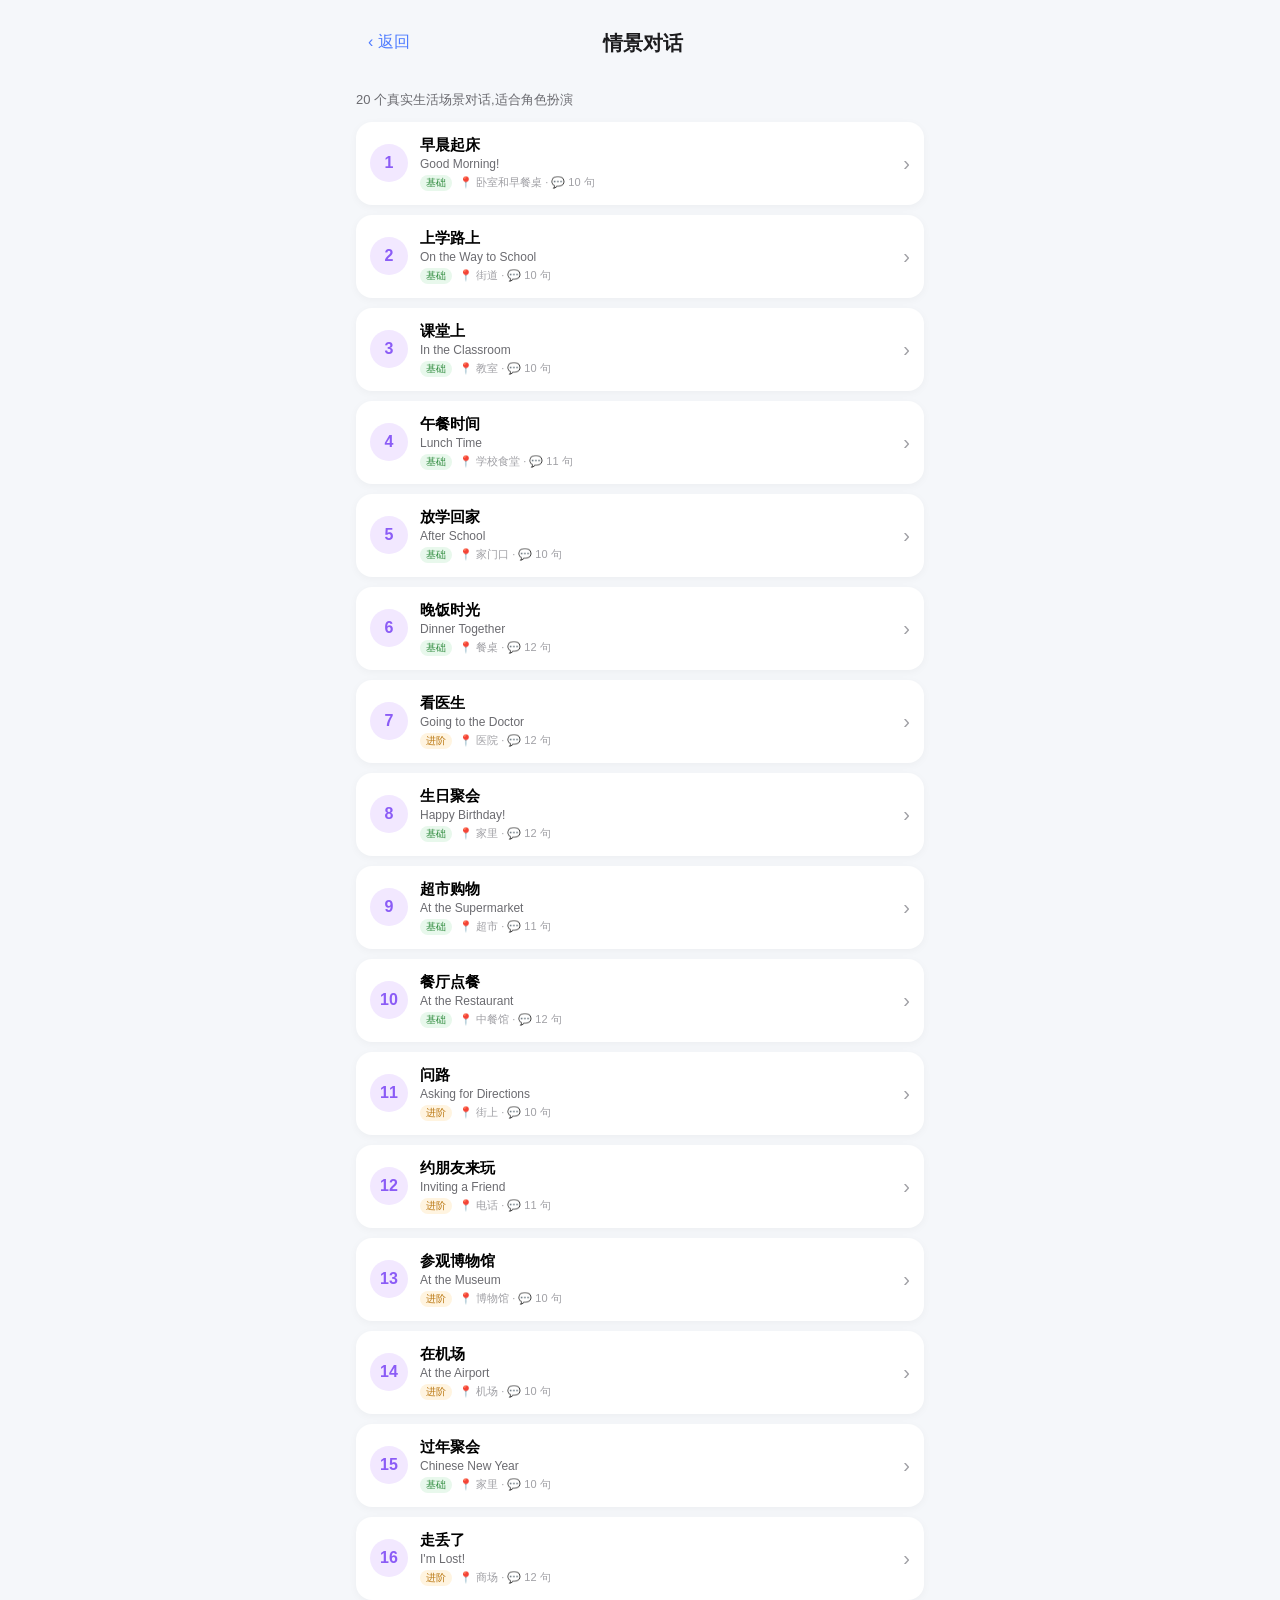
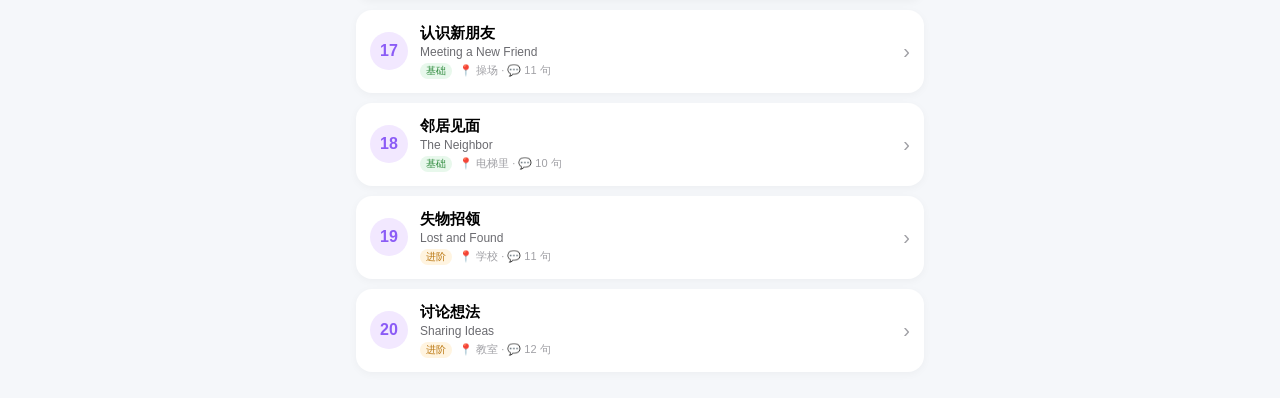
<file: pages/scripts.html>
<!DOCTYPE html>
<html lang="zh-CN">
<head>
<meta charset="UTF-8">
<meta name="viewport" content="width=device-width, initial-scale=1.0, maximum-scale=1.0, user-scalable=no, viewport-fit=cover">
<title>情景对话</title>
<link rel="stylesheet" href="../css/style.css">
<style>
.script-card {
  display: flex; align-items: center;
  padding: 14px; background: var(--bg-card);
  border-radius: var(--radius-lg); margin-bottom: 10px;
  box-shadow: var(--shadow); cursor: pointer;
  border: none; width: 100%; text-align: left;
  font-family: inherit;
}
.script-num {
  width: 38px; height: 38px; border-radius: 50%;
  background: #F2E8FF; color: #8B5CF6;
  display: flex; align-items: center; justify-content: center;
  font-weight: 600; font-size: 16px; margin-right: 12px;
  flex-shrink: 0;
}
.script-info { flex: 1; min-width: 0; }
.script-title { font-size: 15px; font-weight: 600; margin: 0 0 2px; }
.script-title-en { font-size: 12px; color: var(--text-secondary); margin: 0; }
.script-meta { font-size: 11px; color: var(--text-tertiary); margin-top: 4px; }
.script-level {
  display: inline-block; padding: 1px 6px; border-radius: 8px;
  font-size: 10px; margin-right: 4px;
}
.level-1 { background: #E8F8EC; color: #2E8B3D; }
.level-2 { background: #FFF4E0; color: #B8740C; }

.script-header {
  background: linear-gradient(135deg, #8B5CF6, #EC4899);
  color: white; padding: 18px; border-radius: var(--radius-lg);
  margin-bottom: 12px;
}
.script-header h2 { margin: 0 0 4px; font-size: 20px; }
.script-header .titleEn { font-size: 13px; opacity: 0.9; margin: 0 0 8px; }
.script-header .meta {
  font-size: 12px; opacity: 0.9;
  padding-top: 8px; border-top: 1px solid rgba(255,255,255,0.3);
}

.dialogue-line {
  background: var(--bg-card); border-radius: var(--radius-md);
  padding: 11px 13px; margin-bottom: 8px;
  box-shadow: var(--shadow); position: relative;
}
.line-role {
  display: inline-block; font-size: 11px; font-weight: 600;
  background: var(--primary-light); color: var(--primary);
  padding: 2px 8px; border-radius: 10px; margin-bottom: 5px;
}
.line-num {
  position: absolute; top: 8px; right: 12px;
  font-size: 11px; color: var(--text-tertiary);
}
.line-en { font-size: 15px; font-weight: 500; line-height: 1.4; margin-bottom: 4px; }
.line-zh { font-size: 13px; color: var(--text-secondary); line-height: 1.4; }
.line-actions { margin-top: 8px; display: flex; gap: 6px; }
.btn-mini {
  padding: 5px 10px; background: var(--primary-light);
  color: var(--primary); border: none; border-radius: 12px;
  font-size: 12px; cursor: pointer; font-family: inherit;
}
.btn-mini:active { transform: scale(0.95); }

.mode-toggle {
  display: flex; gap: 6px; margin-bottom: 12px;
  padding: 3px; background: var(--bg-card);
  border-radius: var(--radius-md);
}
.mode-btn {
  flex: 1; padding: 8px; text-align: center;
  font-size: 13px; border: none; background: transparent;
  border-radius: var(--radius-sm); cursor: pointer;
  font-family: inherit; color: var(--text-secondary);
}
.mode-btn.active { background: var(--primary); color: white; font-weight: 500; }

.read-all-btn {
  width: 100%; padding: 13px;
  background: var(--primary); color: white;
  border: none; border-radius: var(--radius-md);
  font-size: 14px; font-weight: 500;
  margin-bottom: 12px; cursor: pointer;
  font-family: inherit;
}
.read-all-btn.playing { background: #FF9500; }

.learning-points {
  background: #FFF4E0; padding: 10px 12px;
  border-radius: var(--radius-md); margin-bottom: 12px;
  border-left: 3px solid #FF9500;
}
.learning-points .label {
  font-size: 11px; color: #B8740C; font-weight: 600;
  margin-bottom: 4px;
}
.learning-points .points {
  font-size: 12px; color: var(--text-secondary);
}

.role-pill {
  display: inline-block; padding: 3px 10px;
  background: rgba(255,255,255,0.2);
  border-radius: 12px; font-size: 11px;
  margin-right: 4px;
}
</style>
</head>
<body>
<div class="container">
  <div class="page-header">
    <button class="back-btn" onclick="goBack()">‹ 返回</button>
    <h1 class="page-title">情景对话</h1>
    <div style="width:60px"></div>
  </div>

  <div id="script-list">
    <p style="font-size:13px;color:var(--text-secondary);margin-bottom:12px">20 个真实生活场景对话,适合角色扮演</p>
  </div>

  <div id="script-detail" style="display:none">
    <div class="script-header">
      <h2 id="s-title"></h2>
      <p class="titleEn" id="s-titleEn"></p>
      <div class="meta">
        <span id="s-roles"></span>
      </div>
    </div>
    
    <div class="learning-points">
      <div class="label">💡 本剧学习要点</div>
      <div class="points" id="s-points"></div>
    </div>
    
    <button class="read-all-btn" id="read-all">🔊 听全剧朗读</button>
    
    <div class="mode-toggle">
      <button class="mode-btn active" data-mode="bilingual" onclick="setMode('bilingual')">中英对照</button>
      <button class="mode-btn" data-mode="en-only" onclick="setMode('en-only')">只看英文</button>
      <button class="mode-btn" data-mode="zh-only" onclick="setMode('zh-only')">只看中文</button>
    </div>
    
    <div id="dialogue-list"></div>
  </div>
</div>

<script src="../data/scripts.js"></script>
<script src="../js/core.js"></script>
<script>
let currentScript = null;
let mode = 'bilingual';
let isReadingAll = false;

function goBack() {
  if (document.getElementById('script-detail').style.display === 'block') {
    if (isReadingAll) { Speech.stop(); isReadingAll = false; }
    document.getElementById('script-detail').style.display = 'none';
    document.getElementById('script-list').style.display = 'block';
  } else {
    location.href = '../index.html';
  }
}

function escapeHtml(s) {
  return String(s || '').replace(/&/g, '&amp;').replace(/</g, '&lt;').replace(/>/g, '&gt;');
}

function escapeJs(s) {
  return String(s || '').replace(/\\/g, '\\\\').replace(/'/g, "\\'");
}

function renderScripts() {
  const list = document.getElementById('script-list');
  SCRIPTS.scripts.forEach(s => {
    const btn = document.createElement('button');
    btn.className = 'script-card';
    btn.innerHTML = `
      <div class="script-num">${s.id}</div>
      <div class="script-info">
        <div class="script-title">${escapeHtml(s.titleZh)}</div>
        <div class="script-title-en">${escapeHtml(s.title)}</div>
        <div class="script-meta">
          <span class="script-level level-${s.level}">${s.level === 1 ? '基础' : '进阶'}</span>
          📍 ${escapeHtml(s.scene)} · 💬 ${s.dialogue.length} 句
        </div>
      </div>
      <div style="color:var(--text-tertiary);font-size:20px">›</div>
    `;
    btn.onclick = () => openScript(s);
    list.appendChild(btn);
  });
}
renderScripts();

function openScript(s) {
  currentScript = s;
  document.getElementById('script-list').style.display = 'none';
  document.getElementById('script-detail').style.display = 'block';
  document.getElementById('s-title').textContent = s.titleZh;
  document.getElementById('s-titleEn').textContent = s.title;
  document.getElementById('s-roles').innerHTML = '🎭 ' + s.roles.map(r => 
    `<span class="role-pill">${escapeHtml(r)}</span>`
  ).join('');
  document.getElementById('s-points').textContent = s.learningPoints.join(' · ');
  renderDialogue();
}

function renderDialogue() {
  const wrap = document.getElementById('dialogue-list');
  wrap.innerHTML = currentScript.dialogue.map((d, i) => `
    <div class="dialogue-line">
      <div class="line-num">${i + 1}</div>
      <div class="line-role">${escapeHtml(d.role)}</div>
      <div class="line-en" style="${mode === 'zh-only' ? 'display:none' : ''}">${escapeHtml(d.en)}</div>
      <div class="line-zh" style="${mode === 'en-only' ? 'display:none' : ''}">${escapeHtml(d.zh)}</div>
      <div class="line-actions">
        <button class="btn-mini" onclick="playLine(${i}, 0.85)">🔊 听</button>
        <button class="btn-mini" onclick="playLine(${i}, 0.6)">🐢 慢听</button>
        <button class="btn-mini" onclick="practiceLine(${i})">🎤 跟读</button>
      </div>
    </div>
  `).join('');
}

function setMode(m) {
  mode = m;
  document.querySelectorAll('.mode-btn').forEach(b => 
    b.classList.toggle('active', b.dataset.mode === m));
  renderDialogue();
}

function playLine(i, rate) {
  Speech.speak(currentScript.dialogue[i].en, { rate: rate || 0.85 });
}

function practiceLine(i) {
  const line = currentScript.dialogue[i];
  if (!Recognition.supported()) {
    alert('请用 iPhone Safari 或电脑 Chrome');
    return;
  }
  Speech.speak(line.en, { rate: 0.85 });
  setTimeout(() => {
    Recognition.start({
      onResult: (heard) => {
        const r = Pronunciation.score(line.en, heard);
        alert('🎤 你说: ' + heard + '\n📊 评分: ' + r.score + '分');
        Tracking.log('script_practice', { scriptId: currentScript.id, lineIdx: i, score: r.score });
      },
      onError: (e) => alert('没听清: ' + e)
    });
  }, 1500);
}

document.getElementById('read-all').addEventListener('click', () => {
  const btn = document.getElementById('read-all');
  if (isReadingAll) {
    Speech.stop();
    isReadingAll = false;
    btn.textContent = '🔊 听全剧朗读';
    btn.classList.remove('playing');
    return;
  }
  isReadingAll = true;
  btn.textContent = '⏸ 停止朗读';
  btn.classList.add('playing');
  
  let idx = 0;
  function next() {
    if (!isReadingAll || idx >= currentScript.dialogue.length) {
      isReadingAll = false;
      btn.textContent = '🔊 听全剧朗读';
      btn.classList.remove('playing');
      return;
    }
    Speech.speak(currentScript.dialogue[idx].en, {
      rate: 0.85,
      onend: () => { idx++; setTimeout(next, 600); }
    });
  }
  next();
});
</script>
</body>
</html>
</file>
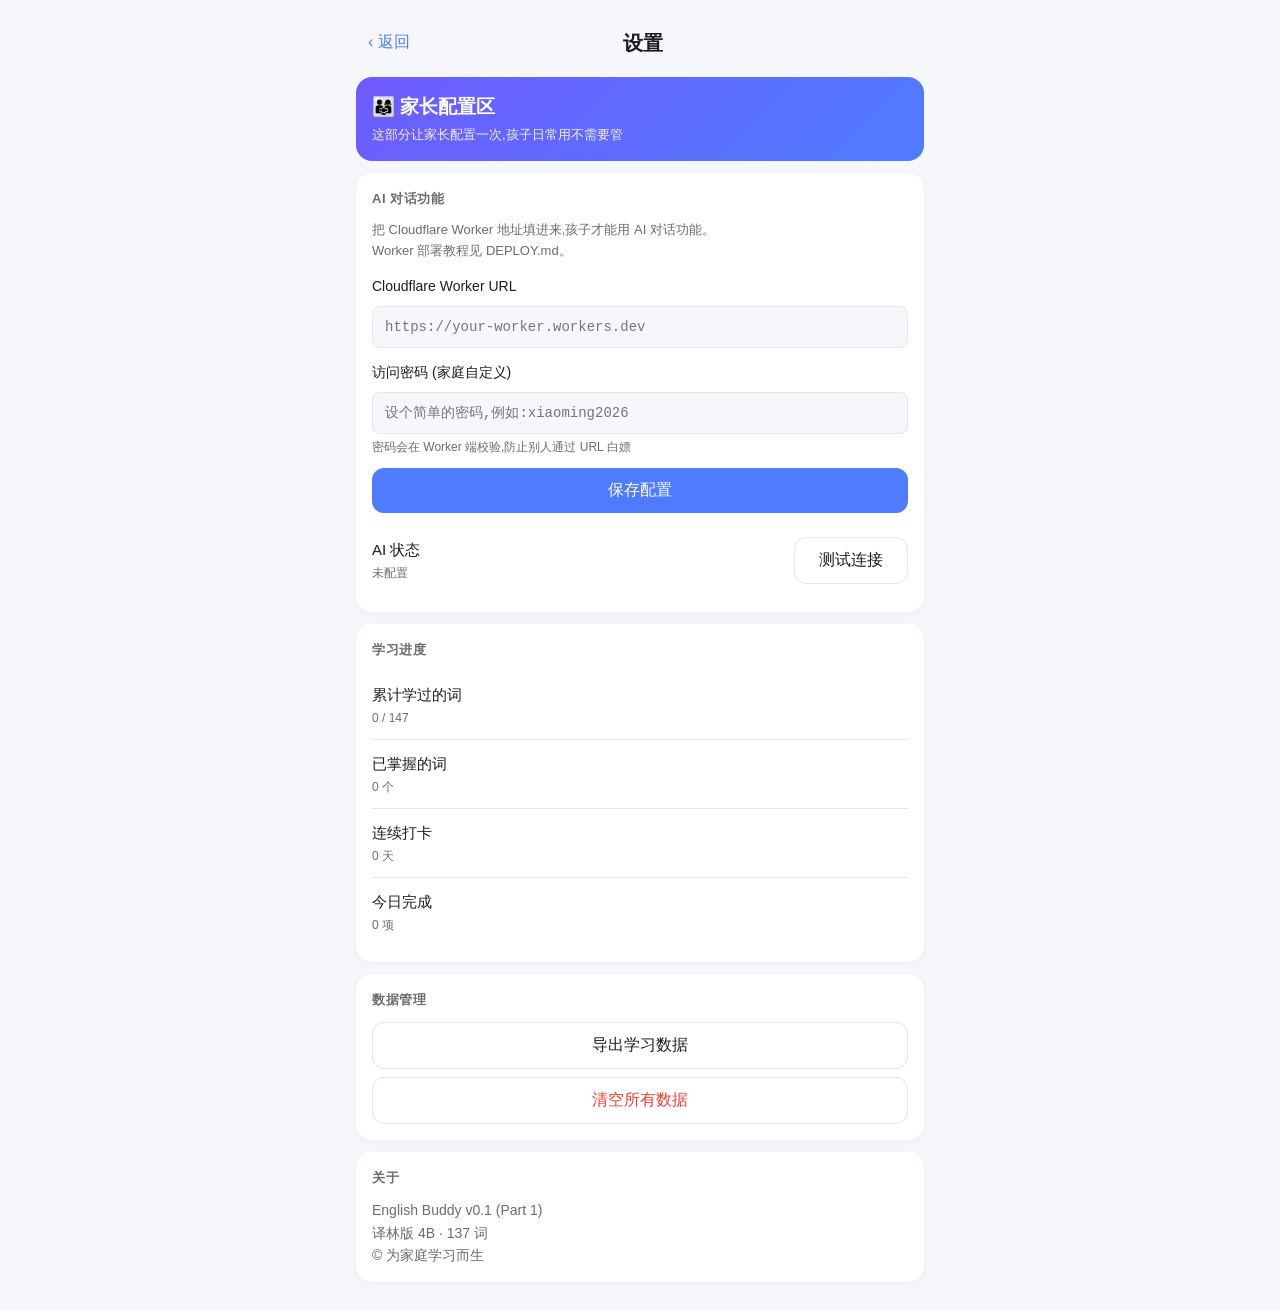
<file: pages/settings.html>
<!DOCTYPE html>
<html lang="zh-CN">
<head>
<meta charset="UTF-8">
<meta name="viewport" content="width=device-width, initial-scale=1.0, maximum-scale=1.0, user-scalable=no, viewport-fit=cover">
<title>设置</title>
<link rel="stylesheet" href="../css/style.css">
<style>
.setting-section {
  background: var(--bg-card);
  border-radius: var(--radius-lg);
  padding: 16px;
  margin-bottom: 12px;
  box-shadow: var(--shadow);
}
.setting-title {
  font-size: 13px;
  font-weight: 600;
  color: var(--text-secondary);
  text-transform: uppercase;
  letter-spacing: 0.5px;
  margin: 0 0 12px;
}
.setting-row {
  display: flex;
  justify-content: space-between;
  align-items: center;
  padding: 12px 0;
  border-bottom: 1px solid var(--border);
}
.setting-row:last-child { border-bottom: none; }
.setting-row label {
  font-size: 15px;
  font-weight: 500;
}
.setting-row .desc {
  font-size: 12px;
  color: var(--text-secondary);
  margin-top: 2px;
}
.setting-input {
  width: 100%;
  padding: 12px;
  border: 1px solid var(--border);
  border-radius: var(--radius-sm);
  font-size: 14px;
  font-family: monospace;
  margin-top: 8px;
  box-sizing: border-box;
  background: var(--bg);
}
.btn-save {
  width: 100%;
  margin-top: 12px;
}
.status-pill {
  padding: 4px 10px;
  border-radius: 12px;
  font-size: 12px;
  font-weight: 500;
}
.status-on { background: #E8F8EC; color: #2E8B3D; }
.status-off { background: #FFE5E5; color: #C42828; }

.parent-zone {
  background: linear-gradient(135deg, #6F5BFF, #4F7CFF);
  color: white;
  border-radius: var(--radius-lg);
  padding: 16px;
  margin-bottom: 12px;
}
.parent-zone h3 { margin: 0 0 4px; }
.parent-zone p { margin: 0; font-size: 13px; opacity: 0.9; }
</style>
</head>
<body>
<div class="container">
  <div class="page-header">
    <button class="back-btn" onclick="location.href='../index.html'">‹ 返回</button>
    <h1 class="page-title">设置</h1>
    <div style="width:60px"></div>
  </div>

  <div class="parent-zone">
    <h3>👨‍👩‍👧 家长配置区</h3>
    <p>这部分让家长配置一次,孩子日常用不需要管</p>
  </div>

  <div class="setting-section">
    <div class="setting-title">AI 对话功能</div>
    <div style="font-size:13px;color:var(--text-secondary);line-height:1.6;margin-bottom:12px">
      把 Cloudflare Worker 地址填进来,孩子才能用 AI 对话功能。<br>
      Worker 部署教程见 DEPLOY.md。
    </div>
    
    <div style="margin-bottom:12px">
      <label style="font-size:14px;font-weight:500">Cloudflare Worker URL</label>
      <input type="text" class="setting-input" id="worker-url" placeholder="https://your-worker.workers.dev">
    </div>
    
    <div>
      <label style="font-size:14px;font-weight:500">访问密码 (家庭自定义)</label>
      <input type="password" class="setting-input" id="app-pwd" placeholder="设个简单的密码,例如:xiaoming2026">
      <div style="font-size:12px;color:var(--text-secondary);margin-top:4px">
        密码会在 Worker 端校验,防止别人通过 URL 白嫖
      </div>
    </div>
    
    <button class="btn btn-primary btn-save" onclick="saveAI()">保存配置</button>
    
    <div class="setting-row" style="margin-top:12px">
      <div>
        <label>AI 状态</label>
        <div class="desc" id="ai-status-desc">未连接</div>
      </div>
      <button class="btn btn-secondary" onclick="testAI()">测试连接</button>
    </div>
  </div>

  <div class="setting-section">
    <div class="setting-title">学习进度</div>
    <div class="setting-row">
      <div>
        <label>累计学过的词</label>
        <div class="desc" id="total-learned">0 / 137</div>
      </div>
    </div>
    <div class="setting-row">
      <div>
        <label>已掌握的词</label>
        <div class="desc" id="total-mastered">0 个</div>
      </div>
    </div>
    <div class="setting-row">
      <div>
        <label>连续打卡</label>
        <div class="desc" id="total-streak">0 天</div>
      </div>
    </div>
    <div class="setting-row">
      <div>
        <label>今日完成</label>
        <div class="desc" id="today-count">0 项</div>
      </div>
    </div>
  </div>

  <div class="setting-section">
    <div class="setting-title">数据管理</div>
    <button class="btn btn-secondary btn-full" onclick="exportData()" style="margin-bottom:8px">导出学习数据</button>
    <button class="btn btn-secondary btn-full" onclick="clearData()" style="color:#FF3B30">清空所有数据</button>
  </div>

  <div class="setting-section">
    <div class="setting-title">关于</div>
    <div style="font-size:14px;line-height:1.6;color:var(--text-secondary)">
      English Buddy v0.1 (Part 1)<br>
      译林版 4B · 137 词<br>
      © 为家庭学习而生
    </div>
  </div>
</div>

<script src="../js/core.js"></script>
<script src="../data/vocab-4b.js"></script>
<script>
// 加载现有配置
document.getElementById('worker-url').value = Storage.get('worker_url', '');
document.getElementById('app-pwd').value = Storage.get('app_password', '');

function saveAI() {
  const url = document.getElementById('worker-url').value.trim();
  const pwd = document.getElementById('app-pwd').value.trim();
  if (!url || !pwd) {
    alert('请同时填写 Worker URL 和密码');
    return;
  }
  AI.setWorkerUrl(url);
  AI.setPassword(pwd);
  alert('保存成功');
  refreshStatus();
}

async function testAI() {
  if (!Storage.get('worker_url')) {
    alert('请先保存 Worker URL 和密码');
    return;
  }
  document.getElementById('ai-status-desc').textContent = '测试中...';
  try {
    const res = await AI.chat([
      { role: 'user', content: 'Say "test ok" in 3 words.' }
    ], { maxTokens: 20 });
    document.getElementById('ai-status-desc').textContent = '已连接 ✓';
    alert('连接成功!\nAI 回复: ' + (res.content?.[0]?.text || JSON.stringify(res)));
  } catch (e) {
    document.getElementById('ai-status-desc').textContent = '连接失败';
    alert('测试失败: ' + e.message);
  }
}

function refreshStatus() {
  const url = Storage.get('worker_url', '');
  const pwd = Storage.get('app_password', '');
  document.getElementById('ai-status-desc').textContent = 
    (url && pwd) ? '已配置 (点测试连接验证)' : '未配置';
  
  const allWords = VOCAB_4B.getAllWords();
  const stats = SRS.getStats(allWords);
  document.getElementById('total-learned').textContent = `${stats.learning + stats.mastered} / ${stats.total}`;
  document.getElementById('total-mastered').textContent = `${stats.mastered} 个`;
  document.getElementById('total-streak').textContent = `${Tracking.getStreak()} 天`;
  document.getElementById('today-count').textContent = `${Tracking.getTodayCount()} 项`;
}

function exportData() {
  const data = {};
  for (let i = 0; i < localStorage.length; i++) {
    const k = localStorage.key(i);
    if (k.startsWith('eb_')) data[k] = localStorage.getItem(k);
  }
  const blob = new Blob([JSON.stringify(data, null, 2)], { type: 'application/json' });
  const url = URL.createObjectURL(blob);
  const a = document.createElement('a');
  a.href = url;
  a.download = `english-buddy-backup-${new Date().toISOString().slice(0,10)}.json`;
  a.click();
}

function clearData() {
  if (!confirm('确定要清空所有学习数据吗?此操作不可恢复!')) return;
  if (!confirm('真的要清空?孩子之前的进度全没了!')) return;
  const keys = [];
  for (let i = 0; i < localStorage.length; i++) {
    const k = localStorage.key(i);
    if (k.startsWith('eb_')) keys.push(k);
  }
  keys.forEach(k => localStorage.removeItem(k));
  alert('已清空');
  refreshStatus();
}

refreshStatus();
</script>
</body>
</html>
</file>
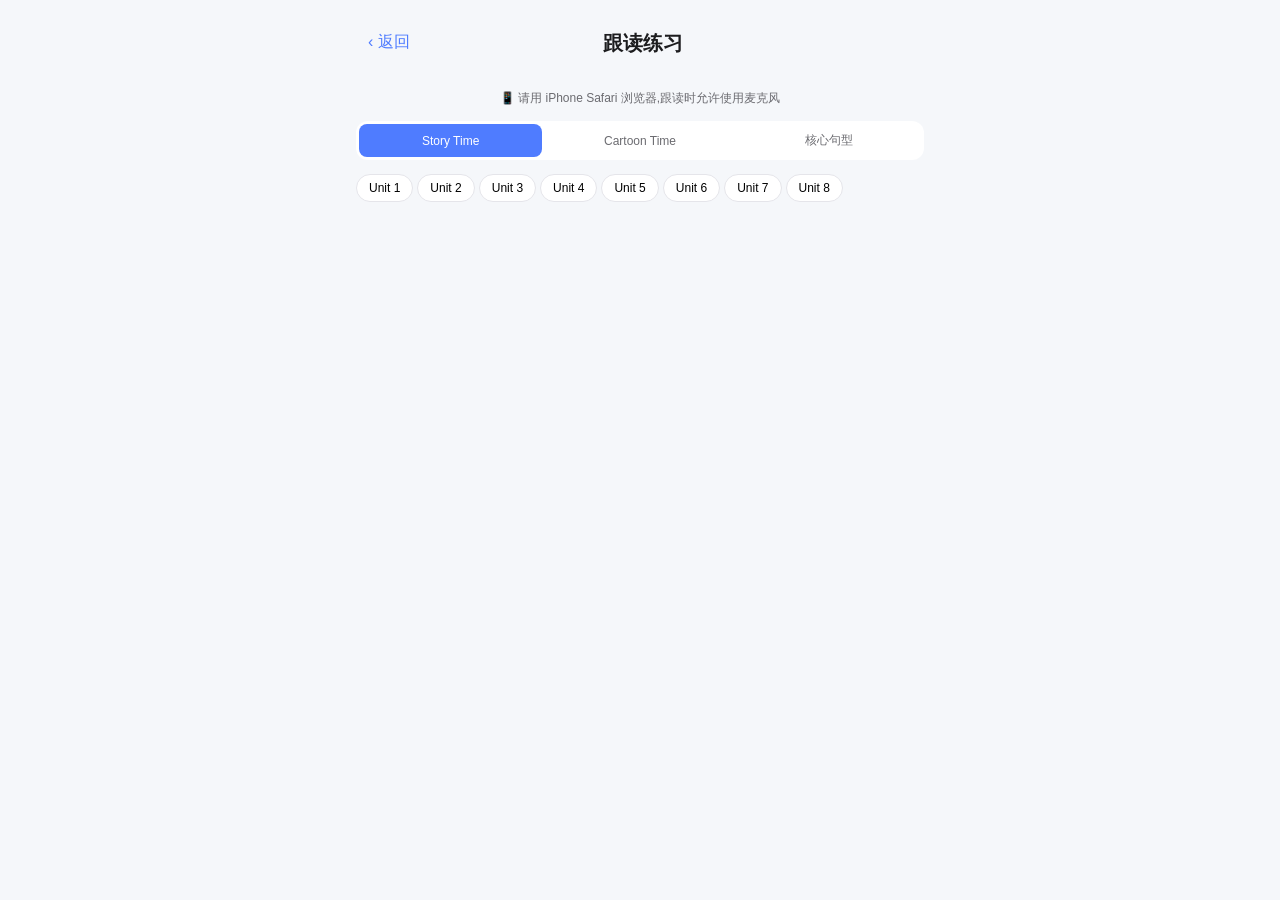
<file: pages/speak.html>
<!DOCTYPE html>
<html lang="zh-CN">
<head>
<meta charset="UTF-8">
<meta name="viewport" content="width=device-width, initial-scale=1.0, maximum-scale=1.0, user-scalable=no, viewport-fit=cover">
<title>跟读练习</title>
<link rel="stylesheet" href="../css/style.css">
<style>
.source-tabs {
  display: flex; gap: 6px; margin-bottom: 14px;
  padding: 3px; background: var(--bg-card);
  border-radius: var(--radius-md);
}
.source-tab {
  flex: 1; padding: 8px; text-align: center; font-size: 12px;
  border-radius: var(--radius-sm); cursor: pointer; border: none;
  background: transparent; color: var(--text-secondary); font-family: inherit;
}
.source-tab.active { background: var(--primary); color: white; font-weight: 500; }

.unit-pill {
  display: inline-block; padding: 6px 12px;
  background: var(--bg-card); border: 1.5px solid var(--border);
  border-radius: 16px; font-size: 12px; cursor: pointer;
  margin: 0 4px 6px 0; font-family: inherit;
}
.unit-pill.active { background: var(--primary); color: white; border-color: var(--primary); }
.unit-pills-wrap { margin-bottom: 14px; }

.sentence-card {
  background: var(--bg-card); border-radius: var(--radius-lg);
  padding: 22px 18px; box-shadow: var(--shadow);
  text-align: center; margin-bottom: 14px;
}
.target-sentence {
  font-size: 22px; font-weight: 600; line-height: 1.4;
  margin-bottom: 8px;
}
.target-zh {
  font-size: 13px; color: var(--text-secondary);
  margin-bottom: 16px;
}
.heard-text {
  font-size: 14px; color: var(--text-secondary);
  background: var(--bg); padding: 10px 12px;
  border-radius: var(--radius-sm); margin-top: 12px;
  min-height: 20px;
}
.heard-text .match { color: #34C759; font-weight: 600; }
.heard-text .miss { color: #E24B4A; text-decoration: line-through; }

.score-display {
  font-size: 38px; font-weight: 700;
  margin: 12px 0 4px;
}
.score-label { font-size: 13px; color: var(--text-secondary); margin-bottom: 12px; }
.score-good { color: #34C759; }
.score-mid { color: #FF9500; }
.score-bad { color: #E24B4A; }

.btn-mic {
  width: 80px; height: 80px; border-radius: 50%;
  background: var(--primary); color: white;
  border: none; font-size: 36px;
  display: flex; align-items: center; justify-content: center;
  margin: 0 auto 12px; cursor: pointer;
  box-shadow: 0 6px 16px rgba(79,124,255,0.3);
  transition: all 0.2s;
}
.btn-mic.recording {
  background: #E24B4A;
  animation: pulse 1.5s infinite;
}
@keyframes pulse {
  0%, 100% { box-shadow: 0 6px 16px rgba(226,75,74,0.3); }
  50% { box-shadow: 0 6px 24px rgba(226,75,74,0.6); }
}
.mic-hint { font-size: 12px; color: var(--text-secondary); text-align: center; }

.btn-row { display: flex; gap: 8px; margin-bottom: 12px; }
.btn-row .btn { flex: 1; }
</style>
</head>
<body>
<div class="container">
  <div class="page-header">
    <button class="back-btn" onclick="location.href='../index.html'">‹ 返回</button>
    <h1 class="page-title">跟读练习</h1>
    <div style="width:60px"></div>
  </div>

  <p style="font-size:12px;color:var(--text-secondary);text-align:center;margin-bottom:14px">
    📱 请用 iPhone Safari 浏览器,跟读时允许使用麦克风
  </p>

  <div class="source-tabs">
    <button class="source-tab active" data-src="story" onclick="setSource('story')">Story Time</button>
    <button class="source-tab" data-src="cartoon" onclick="setSource('cartoon')">Cartoon Time</button>
    <button class="source-tab" data-src="keysent" onclick="setSource('keysent')">核心句型</button>
  </div>

  <div class="unit-pills-wrap" id="unit-pills"></div>

  <div class="sentence-card" id="sentence-card" style="display:none">
    <div class="target-sentence" id="target-en">点击下方选择单元</div>
    <div class="target-zh" id="target-zh"></div>
    
    <div class="btn-row">
      <button class="btn btn-secondary" onclick="playTarget()">🔊 听</button>
      <button class="btn btn-secondary" onclick="playTargetSlow()">🐢 慢听</button>
      <button class="btn btn-secondary" onclick="nextSent()">下一句 ›</button>
    </div>
    
    <button class="btn-mic" id="btn-mic" onclick="toggleRecord()">🎤</button>
    <div class="mic-hint" id="mic-hint">点麦克风开始跟读</div>
    
    <div id="result-area" style="display:none">
      <div class="score-display" id="score">--</div>
      <div class="score-label">发音匹配度</div>
      <div class="heard-text" id="heard-text"></div>
    </div>
  </div>

  <div id="empty-msg" style="display:none;text-align:center;padding:40px 20px;color:var(--text-secondary)">
    请先选择单元
  </div>
</div>

<script src="../data/vocab-4b.js"></script>
<script src="../js/core.js"></script>
<script>
let source = 'story';
let currentUnitId = null;
let sentences = [];
let currentIdx = 0;
let isRecording = false;

function setSource(s) {
  source = s;
  document.querySelectorAll('.source-tab').forEach(t => {
    t.classList.toggle('active', t.dataset.src === s);
  });
  renderUnitPills();
  if (currentUnitId) loadUnit(currentUnitId);
}

function renderUnitPills() {
  const wrap = document.getElementById('unit-pills');
  wrap.innerHTML = VOCAB_4B.units.map(u => 
    `<button class="unit-pill ${u.id === currentUnitId ? 'active' : ''}" onclick="loadUnit(${u.id})">Unit ${u.id}</button>`
  ).join('');
}
renderUnitPills();

function loadUnit(unitId) {
  currentUnitId = unitId;
  const unit = VOCAB_4B.units.find(u => u.id === unitId);
  if (!unit) return;
  
  if (source === 'story' && unit.storyTime) {
    sentences = unit.storyTime.sentences;
  } else if (source === 'cartoon' && unit.cartoonTime) {
    sentences = unit.cartoonTime.sentences;
  } else if (source === 'keysent') {
    sentences = [{ en: unit.keySentence, zh: unit.keySentenceZh }];
  } else {
    sentences = [];
  }
  
  if (sentences.length === 0) {
    document.getElementById('sentence-card').style.display = 'none';
    document.getElementById('empty-msg').style.display = 'block';
    document.getElementById('empty-msg').textContent = '本单元没有此类内容';
    return;
  }
  
  currentIdx = 0;
  document.getElementById('empty-msg').style.display = 'none';
  document.getElementById('sentence-card').style.display = 'block';
  renderUnitPills();
  showSentence();
}

function showSentence() {
  if (currentIdx >= sentences.length) currentIdx = 0;
  const s = sentences[currentIdx];
  document.getElementById('target-en').textContent = s.en;
  document.getElementById('target-zh').textContent = s.zh || '';
  document.getElementById('result-area').style.display = 'none';
  document.getElementById('mic-hint').textContent = `第 ${currentIdx + 1}/${sentences.length} 句 · 点麦克风开始跟读`;
}

function playTarget() {
  Speech.speak(sentences[currentIdx].en, { rate: 0.85 });
}

function playTargetSlow() {
  Speech.speak(sentences[currentIdx].en, { rate: 0.6 });
}

function nextSent() {
  currentIdx++;
  if (currentIdx >= sentences.length) currentIdx = 0;
  showSentence();
}

function toggleRecord() {
  const btn = document.getElementById('btn-mic');
  if (isRecording) {
    Recognition.stop();
    isRecording = false;
    btn.classList.remove('recording');
    btn.textContent = '🎤';
    return;
  }
  
  if (!Recognition.supported()) {
    alert('当前浏览器不支持语音识别。请用 iPhone Safari 浏览器。');
    return;
  }
  
  isRecording = true;
  btn.classList.add('recording');
  btn.textContent = '⏹';
  document.getElementById('mic-hint').textContent = '请大声读出来...';
  document.getElementById('result-area').style.display = 'none';
  
  Recognition.start({
    onResult: (heardText) => {
      isRecording = false;
      btn.classList.remove('recording');
      btn.textContent = '🎤';
      const target = sentences[currentIdx].en;
      const result = Pronunciation.score(target, heardText);
      
      let scoreClass = 'score-bad';
      if (result.score >= 80) scoreClass = 'score-good';
      else if (result.score >= 60) scoreClass = 'score-mid';
      
      document.getElementById('score').className = 'score-display ' + scoreClass;
      document.getElementById('score').textContent = result.score + '分';
      document.getElementById('heard-text').innerHTML = result.highlighted;
      document.getElementById('result-area').style.display = 'block';
      document.getElementById('mic-hint').textContent = '再来一次?';
      
      Tracking.log('speak_practice', { 
        unit: currentUnitId, source, idx: currentIdx, score: result.score 
      });
    },
    onError: (err) => {
      isRecording = false;
      btn.classList.remove('recording');
      btn.textContent = '🎤';
      document.getElementById('mic-hint').textContent = '没听清,再试一次';
      console.error('Recognition error:', err);
    }
  });
}
</script>
</body>
</html>
</file>
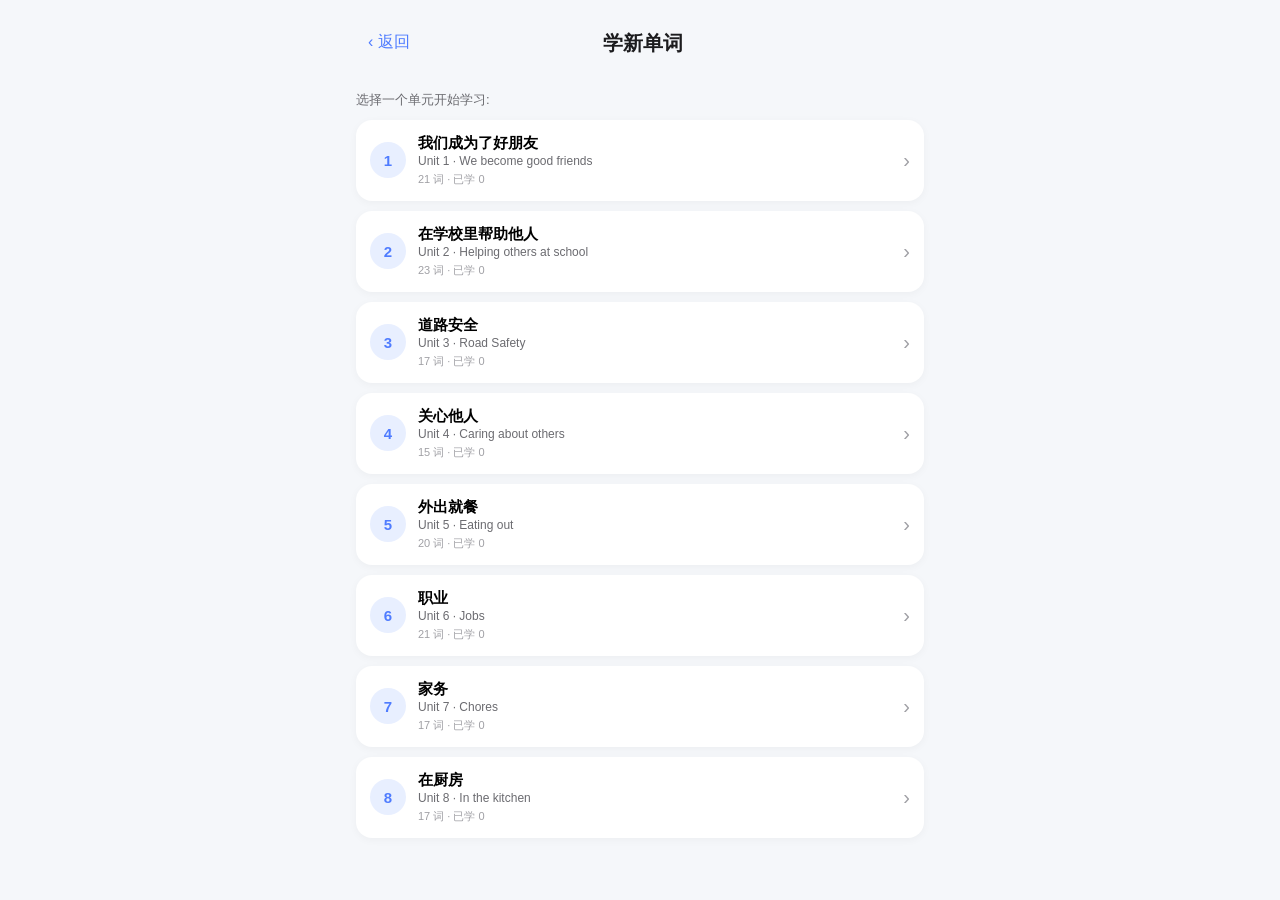
<file: pages/vocab-learn.html>
<!DOCTYPE html>
<html lang="zh-CN">
<head>
<meta charset="UTF-8">
<meta name="viewport" content="width=device-width, initial-scale=1.0, maximum-scale=1.0, user-scalable=no, viewport-fit=cover">
<title>学新单词</title>
<link rel="stylesheet" href="../css/style.css">
<style>
.unit-list-item {
  display: flex; align-items: center;
  padding: 14px; background: var(--bg-card);
  border-radius: var(--radius-lg); margin-bottom: 10px;
  box-shadow: var(--shadow); cursor: pointer;
  border: none; width: 100%; text-align: left;
  font-family: inherit;
}
.unit-num-badge {
  width: 36px; height: 36px; border-radius: 50%;
  background: var(--primary-light); color: var(--primary);
  display: flex; align-items: center; justify-content: center;
  font-weight: 600; font-size: 15px; margin-right: 12px;
  flex-shrink: 0;
}
.unit-info { flex: 1; min-width: 0; }
.unit-title-zh { font-size: 15px; font-weight: 600; margin: 0 0 1px; }
.unit-title-en { font-size: 12px; color: var(--text-secondary); margin: 0; }
.unit-progress {
  font-size: 11px; color: var(--text-tertiary); margin-top: 4px;
}

.flashcard {
  background: var(--bg-card); border-radius: var(--radius-lg);
  padding: 28px 20px; box-shadow: var(--shadow);
  text-align: center; min-height: 280px;
  display: flex; flex-direction: column; justify-content: center;
  margin-bottom: 14px;
}
.word-en {
  font-size: 38px; font-weight: 700;
  color: var(--text); margin-bottom: 6px;
  word-break: break-word;
}
.word-ipa {
  font-size: 16px; color: var(--text-secondary);
  margin-bottom: 12px; font-family: 'Times New Roman', serif;
  font-style: italic;
}
.word-pos {
  display: inline-block; font-size: 11px;
  background: var(--primary-light); color: var(--primary);
  padding: 2px 9px; border-radius: 10px; margin-bottom: 12px;
}
.word-zh {
  font-size: 22px; color: var(--text);
  margin-bottom: 14px; font-weight: 500;
}
.word-zh.hidden { color: transparent; background: var(--bg); border-radius: 6px; }
.word-example {
  font-size: 13px; color: var(--text-secondary);
  background: var(--bg); padding: 9px 12px;
  border-radius: var(--radius-sm); margin-top: 8px;
}

.card-controls {
  display: flex; gap: 8px; margin-bottom: 14px;
}
.card-controls .btn {
  flex: 1; padding: 10px; font-size: 13px;
}

.bottom-actions {
  display: flex; gap: 8px;
}
.bottom-actions .btn { flex: 1; padding: 13px; font-size: 14px; }

.progress-bar {
  height: 4px; background: var(--border); border-radius: 2px;
  margin-bottom: 14px; overflow: hidden;
}
.progress-fill {
  height: 100%; background: var(--primary);
  transition: width 0.3s;
}

.page-counter {
  text-align: center; font-size: 13px;
  color: var(--text-secondary); margin-bottom: 10px;
}
</style>
</head>
<body>
<div class="container">
  <div class="page-header">
    <button class="back-btn" onclick="goBack()">‹ 返回</button>
    <h1 class="page-title" id="page-title">学新单词</h1>
    <div style="width:60px"></div>
  </div>

  <div id="unit-list">
    <p style="color:var(--text-secondary);font-size:13px;margin-bottom:10px">选择一个单元开始学习:</p>
  </div>

  <div id="learn-area" style="display:none">
    <div class="page-counter"><span id="cur-idx">1</span> / <span id="total-cnt">0</span></div>
    <div class="progress-bar"><div class="progress-fill" id="progress"></div></div>
    
    <div class="flashcard">
      <div class="word-en" id="card-en"></div>
      <div class="word-ipa" id="card-ipa"></div>
      <span class="word-pos" id="card-pos"></span>
      <div class="word-zh hidden" id="card-zh" onclick="revealZh()">点击显示中文</div>
      <div class="word-example" id="card-example"></div>
    </div>
    
    <div class="card-controls">
      <button class="btn btn-secondary" onclick="speakWord()">🔊 听发音</button>
      <button class="btn btn-secondary" onclick="speakWordSlow()">🐢 慢速</button>
    </div>
    
    <div class="bottom-actions">
      <button class="btn btn-secondary btn-large" onclick="markDifficult()">😣 难记</button>
      <button class="btn btn-primary btn-large" onclick="nextWord()">下一个 ›</button>
    </div>
  </div>

  <div id="done-screen" style="display:none">
    <div class="empty-state">
      <div class="empty-icon">🎉</div>
      <div style="font-size:22px;font-weight:600;margin-bottom:8px">学完啦!</div>
      <div id="done-msg" style="color:var(--text-secondary);margin-bottom:20px"></div>
      <button class="btn btn-primary btn-large" onclick="location.reload()">学其他单元</button>
      <button class="btn btn-secondary btn-large" onclick="goBack()" style="margin-top:10px">返回主页</button>
    </div>
  </div>
</div>

<script src="../data/vocab-4b.js"></script>
<script src="../js/core.js"></script>
<script>
let currentWords = [];
let currentIdx = 0;
let currentUnit = null;

function goBack() {
  if (document.getElementById('learn-area').style.display === 'block') {
    if (confirm('退出本次学习?进度会保存。')) location.href = '../index.html';
  } else {
    location.href = '../index.html';
  }
}

function escapeHtml(s) {
  return String(s || '').replace(/&/g, '&amp;').replace(/</g, '&lt;').replace(/>/g, '&gt;');
}

function renderUnits() {
  const list = document.getElementById('unit-list');
  VOCAB_4B.units.forEach(unit => {
    if (!unit.words || unit.words.length === 0) return;
    const stats = SRS.getStats(unit.words);
    const btn = document.createElement('button');
    btn.className = 'unit-list-item';
    btn.innerHTML = `
      <div class="unit-num-badge">${unit.id}</div>
      <div class="unit-info">
        <div class="unit-title-zh">${unit.titleZh}</div>
        <div class="unit-title-en">Unit ${unit.id} · ${unit.title}</div>
        <div class="unit-progress">${unit.words.length} 词 · 已学 ${stats.learning + stats.mastered}</div>
      </div>
      <div style="color:var(--text-tertiary);font-size:20px">›</div>
    `;
    btn.onclick = () => startUnit(unit);
    list.appendChild(btn);
  });
}
renderUnits();

function startUnit(unit) {
  currentUnit = unit;
  currentWords = unit.words.slice();
  currentIdx = 0;
  document.getElementById('unit-list').style.display = 'none';
  document.getElementById('learn-area').style.display = 'block';
  document.getElementById('page-title').textContent = `Unit ${unit.id}`;
  document.getElementById('total-cnt').textContent = currentWords.length;
  showCard();
}

function showCard() {
  if (currentIdx >= currentWords.length) return finish();
  const w = currentWords[currentIdx];
  document.getElementById('cur-idx').textContent = currentIdx + 1;
  document.getElementById('progress').style.width = ((currentIdx) / currentWords.length * 100) + '%';
  document.getElementById('card-en').textContent = w.en;
  document.getElementById('card-ipa').textContent = w.ipa || '';
  document.getElementById('card-pos').textContent = w.pos || '';
  
  const zhEl = document.getElementById('card-zh');
  zhEl.textContent = '点击显示中文';
  zhEl.classList.add('hidden');
  zhEl.dataset.zh = w.zh;
  
  const ex = document.getElementById('card-example');
  if (w.example) {
    ex.innerHTML = `<div style="margin-bottom:3px">${escapeHtml(w.example)}</div>
                    <div style="font-size:12px;color:var(--text-tertiary)">${escapeHtml(w.exampleZh || '')}</div>`;
    ex.style.display = 'block';
  } else {
    ex.style.display = 'none';
  }
  
  // 自动朗读单词
  setTimeout(() => Speech.speak(w.en, { rate: 0.85 }), 200);
}

function revealZh() {
  const el = document.getElementById('card-zh');
  el.textContent = el.dataset.zh;
  el.classList.remove('hidden');
}

function speakWord() {
  Speech.speak(currentWords[currentIdx].en, { rate: 0.85 });
}

function speakWordSlow() {
  Speech.speak(currentWords[currentIdx].en, { rate: 0.55 });
}

function nextWord() {
  const w = currentWords[currentIdx];
  SRS.markLearned(w.en);
  Tracking.log('vocab_learn', { word: w.en, unit: currentUnit.id });
  currentIdx++;
  showCard();
}

function markDifficult() {
  const w = currentWords[currentIdx];
  SRS.markDifficult(w.en);
  Tracking.log('vocab_difficult', { word: w.en, unit: currentUnit.id });
  currentIdx++;
  showCard();
}

function finish() {
  Tracking.log('unit_complete', { unit: currentUnit.id, count: currentWords.length });
  document.getElementById('learn-area').style.display = 'none';
  document.getElementById('done-screen').style.display = 'block';
  document.getElementById('done-msg').textContent = 
    `Unit ${currentUnit.id} 的 ${currentWords.length} 个单词学完啦!记得明天回来复习哦。`;
}
</script>
</body>
</html>
</file>
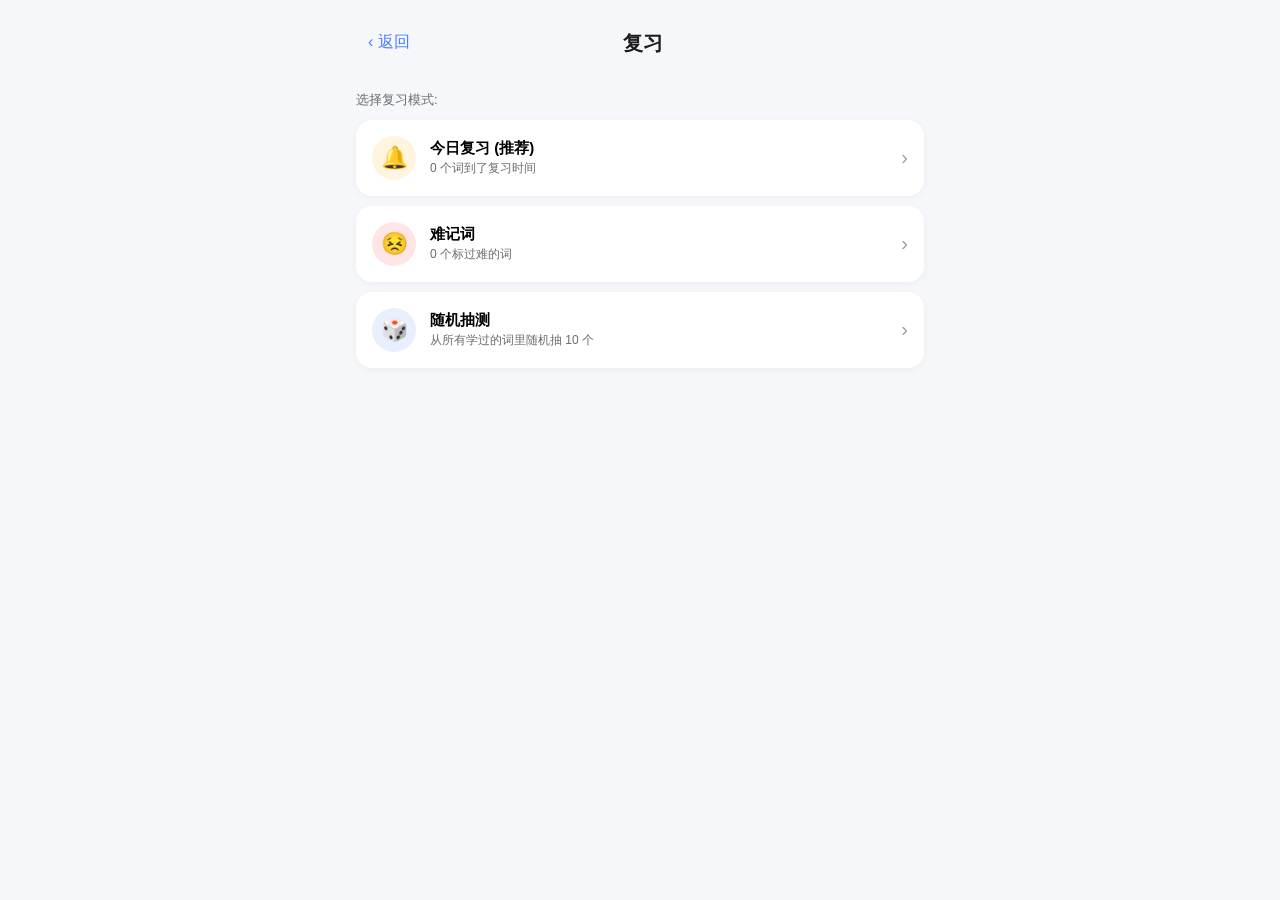
<file: pages/vocab-review.html>
<!DOCTYPE html>
<html lang="zh-CN">
<head>
<meta charset="UTF-8">
<meta name="viewport" content="width=device-width, initial-scale=1.0, maximum-scale=1.0, user-scalable=no, viewport-fit=cover">
<title>复习</title>
<link rel="stylesheet" href="../css/style.css">
<style>
.mode-card {
  display: flex; align-items: center;
  padding: 16px; background: var(--bg-card);
  border-radius: var(--radius-lg); margin-bottom: 10px;
  box-shadow: var(--shadow); cursor: pointer;
  border: none; width: 100%; text-align: left;
  font-family: inherit;
}
.mode-icon {
  width: 44px; height: 44px; border-radius: 50%;
  display: flex; align-items: center; justify-content: center;
  font-size: 22px; margin-right: 14px;
  flex-shrink: 0;
}
.mode-info { flex: 1; }
.mode-title { font-size: 15px; font-weight: 600; margin: 0 0 2px; }
.mode-desc { font-size: 12px; color: var(--text-secondary); margin: 0; }

.review-card {
  background: var(--bg-card); border-radius: var(--radius-lg);
  padding: 28px 20px; box-shadow: var(--shadow);
  text-align: center; min-height: 240px;
  display: flex; flex-direction: column; justify-content: center;
  margin-bottom: 14px;
}
.q-text {
  font-size: 28px; font-weight: 600;
  margin-bottom: 10px; word-break: break-word;
}
.q-ipa {
  font-size: 14px; color: var(--text-secondary);
  font-style: italic; margin-bottom: 16px;
}
.q-hint {
  font-size: 13px; color: var(--text-tertiary);
}

.review-options {
  display: flex; flex-direction: column; gap: 9px;
  margin-bottom: 14px;
}
.review-opt {
  padding: 14px 16px; background: var(--bg-card);
  border: 1.5px solid var(--border); border-radius: var(--radius-md);
  font-size: 15px; text-align: left; cursor: pointer;
  font-family: inherit; transition: all 0.15s;
  box-shadow: var(--shadow);
}
.review-opt:active { transform: scale(0.98); }
.review-opt.correct { background: #E8F8EC; border-color: #34C759; color: #2E8B3D; }
.review-opt.wrong { background: #FFE5E5; border-color: #FF3B30; color: #C42828; }

.empty-due {
  text-align: center; padding: 40px 20px;
}
.empty-due-icon { font-size: 56px; margin-bottom: 14px; }

.progress-bar {
  height: 4px; background: var(--border); border-radius: 2px;
  margin-bottom: 14px; overflow: hidden;
}
.progress-fill { height: 100%; background: var(--primary); transition: width 0.3s; }
.page-counter { text-align: center; font-size: 13px; color: var(--text-secondary); margin-bottom: 10px; }
</style>
</head>
<body>
<div class="container">
  <div class="page-header">
    <button class="back-btn" onclick="goBack()">‹ 返回</button>
    <h1 class="page-title">复习</h1>
    <div style="width:60px"></div>
  </div>

  <div id="mode-select">
    <p style="color:var(--text-secondary);font-size:13px;margin-bottom:10px">选择复习模式:</p>
    
    <button class="mode-card" onclick="startMode('due')">
      <div class="mode-icon" style="background:#FFF4E0;color:#FF9500">🔔</div>
      <div class="mode-info">
        <div class="mode-title">今日复习 (推荐)</div>
        <div class="mode-desc"><span id="due-count">0</span> 个词到了复习时间</div>
      </div>
      <div style="color:var(--text-tertiary);font-size:20px">›</div>
    </button>
    
    <button class="mode-card" onclick="startMode('difficult')">
      <div class="mode-icon" style="background:#FFE5E5;color:#E24B4A">😣</div>
      <div class="mode-info">
        <div class="mode-title">难记词</div>
        <div class="mode-desc"><span id="diff-count">0</span> 个标过难的词</div>
      </div>
      <div style="color:var(--text-tertiary);font-size:20px">›</div>
    </button>
    
    <button class="mode-card" onclick="startMode('random')">
      <div class="mode-icon" style="background:#E8EFFF;color:#4F7CFF">🎲</div>
      <div class="mode-info">
        <div class="mode-title">随机抽测</div>
        <div class="mode-desc">从所有学过的词里随机抽 10 个</div>
      </div>
      <div style="color:var(--text-tertiary);font-size:20px">›</div>
    </button>
  </div>

  <div id="review-area" style="display:none">
    <div class="page-counter"><span id="cur-idx">1</span> / <span id="total-cnt">0</span></div>
    <div class="progress-bar"><div class="progress-fill" id="progress"></div></div>
    
    <div class="review-card">
      <div class="q-text" id="q-text"></div>
      <div class="q-ipa" id="q-ipa"></div>
      <div class="q-hint">选择正确的中文意思</div>
    </div>
    
    <div class="review-options" id="opts"></div>
    
    <button class="btn btn-secondary btn-large btn-full" onclick="speakQ()">🔊 听一遍</button>
  </div>

  <div id="empty-area" style="display:none">
    <div class="empty-due">
      <div class="empty-due-icon" id="empty-icon">🎉</div>
      <div style="font-size:20px;font-weight:600;margin-bottom:8px" id="empty-title">没有要复习的</div>
      <div style="color:var(--text-secondary);margin-bottom:20px" id="empty-msg"></div>
      <button class="btn btn-primary btn-large" onclick="location.href='vocab-learn.html'">去学新单词</button>
      <button class="btn btn-secondary btn-large" onclick="goBack()" style="margin-top:10px">返回主页</button>
    </div>
  </div>

  <div id="done-screen" style="display:none">
    <div class="empty-state">
      <div class="empty-icon">🎯</div>
      <div style="font-size:22px;font-weight:600;margin-bottom:8px">复习完成!</div>
      <div id="done-msg" style="color:var(--text-secondary);margin-bottom:20px"></div>
      <button class="btn btn-primary btn-large" onclick="location.reload()">再来一轮</button>
      <button class="btn btn-secondary btn-large" onclick="goBack()" style="margin-top:10px">返回主页</button>
    </div>
  </div>
</div>

<script src="../data/vocab-4b.js"></script>
<script src="../js/core.js"></script>
<script>
let queue = [];
let idx = 0;
let correctCount = 0;
let answered = false;

function goBack() {
  if (document.getElementById('review-area').style.display === 'block') {
    if (confirm('退出本次复习?进度会保存。')) location.href = '../index.html';
  } else {
    location.href = '../index.html';
  }
}

function refreshCounts() {
  const all = VOCAB_4B.getAllWords();
  const stats = SRS.getStats(all);
  document.getElementById('due-count').textContent = stats.due;
  document.getElementById('diff-count').textContent = stats.difficult || 0;
}
refreshCounts();

function startMode(mode) {
  const all = VOCAB_4B.getAllWords();
  if (mode === 'due') queue = SRS.getDue(all);
  else if (mode === 'difficult') queue = SRS.getDifficult(all);
  else if (mode === 'random') {
    const learned = all.filter(w => SRS.getStatus(w.en) !== 'new');
    queue = learned.sort(() => 0.5 - Math.random()).slice(0, 10);
  }
  
  if (queue.length === 0) {
    document.getElementById('mode-select').style.display = 'none';
    document.getElementById('empty-area').style.display = 'block';
    const msgs = {
      due: { icon: '😴', title: '暂时没有要复习的', msg: '艾宾浩斯曲线判断现在还不需要复习。去学点新词吧?' },
      difficult: { icon: '👍', title: '太棒了!', msg: '你还没标过难记的词。继续努力!' },
      random: { icon: '📚', title: '还没有学过的词', msg: '先去学几个单元吧!' }
    };
    document.getElementById('empty-icon').textContent = msgs[mode].icon;
    document.getElementById('empty-title').textContent = msgs[mode].title;
    document.getElementById('empty-msg').textContent = msgs[mode].msg;
    return;
  }
  
  // 打乱顺序
  queue = queue.sort(() => 0.5 - Math.random());
  idx = 0;
  correctCount = 0;
  document.getElementById('mode-select').style.display = 'none';
  document.getElementById('review-area').style.display = 'block';
  document.getElementById('total-cnt').textContent = queue.length;
  showQ();
}

function escapeHtml(s) {
  return String(s || '').replace(/&/g, '&amp;').replace(/</g, '&lt;').replace(/>/g, '&gt;');
}

function showQ() {
  if (idx >= queue.length) return finish();
  const w = queue[idx];
  document.getElementById('cur-idx').textContent = idx + 1;
  document.getElementById('progress').style.width = (idx / queue.length * 100) + '%';
  document.getElementById('q-text').textContent = w.en;
  document.getElementById('q-ipa').textContent = w.ipa || '';
  
  // 生成 4 个选项 (1 正确 + 3 干扰)
  const all = VOCAB_4B.getAllWords();
  const others = all.filter(x => x.en !== w.en && x.zh !== w.zh);
  const distractors = others.sort(() => 0.5 - Math.random()).slice(0, 3);
  const options = [w, ...distractors].sort(() => 0.5 - Math.random());
  
  const optsHTML = options.map((o, i) => `
    <button class="review-opt" data-correct="${o.en === w.en}" onclick="answer(this, '${escapeHtml(o.en === w.en ? 'true' : 'false')}')">${escapeHtml(o.zh)}</button>
  `).join('');
  document.getElementById('opts').innerHTML = optsHTML;
  answered = false;
  
  setTimeout(() => Speech.speak(w.en, { rate: 0.85 }), 200);
}

function answer(btn, correctStr) {
  if (answered) return;
  answered = true;
  const correct = btn.dataset.correct === 'true';
  const w = queue[idx];
  
  document.querySelectorAll('.review-opt').forEach(opt => {
    opt.style.pointerEvents = 'none';
    if (opt.dataset.correct === 'true') opt.classList.add('correct');
    else if (opt === btn && !correct) opt.classList.add('wrong');
  });
  
  SRS.review(w.en, correct);
  if (correct) correctCount++;
  Tracking.log('review', { word: w.en, correct });
  
  setTimeout(() => { idx++; showQ(); }, correct ? 800 : 1500);
}

function speakQ() {
  Speech.speak(queue[idx].en, { rate: 0.85 });
}

function finish() {
  Tracking.log('review_session', { count: queue.length, correct: correctCount });
  document.getElementById('review-area').style.display = 'none';
  document.getElementById('done-screen').style.display = 'block';
  document.getElementById('done-msg').textContent = 
    `复习了 ${queue.length} 个词,答对 ${correctCount} 个。继续保持!`;
}
</script>
</body>
</html>
</file>
<file: css/style.css>
/* English Buddy - 全局样式 */
/* 移动端优先，针对 iPhone Safari 优化 */

:root {
  --primary: #4F7CFF;
  --primary-dark: #3A5FCC;
  --primary-light: #E8EFFF;
  --success: #34C759;
  --warning: #FF9500;
  --danger: #FF3B30;
  --bg: #F5F7FA;
  --bg-card: #FFFFFF;
  --text-primary: #1C1C1E;
  --text-secondary: #6B6B70;
  --text-tertiary: #A0A0A5;
  --border: #E5E5EA;
  --radius-sm: 8px;
  --radius-md: 12px;
  --radius-lg: 16px;
  --shadow: 0 2px 8px rgba(0,0,0,0.04);
  --shadow-lg: 0 4px 16px rgba(0,0,0,0.08);
}

* {
  box-sizing: border-box;
  -webkit-tap-highlight-color: transparent;
}

html, body {
  margin: 0;
  padding: 0;
  font-family: -apple-system, BlinkMacSystemFont, "PingFang SC", "Helvetica Neue", sans-serif;
  background: var(--bg);
  color: var(--text-primary);
  font-size: 16px;
  line-height: 1.5;
  -webkit-font-smoothing: antialiased;
  overflow-x: hidden;
}

body {
  min-height: 100vh;
  padding-bottom: env(safe-area-inset-bottom);
  padding-top: env(safe-area-inset-top);
}

.container {
  max-width: 600px;
  margin: 0 auto;
  padding: 16px;
}

.app-header {
  text-align: center;
  padding: 24px 16px 16px;
}

.app-title {
  font-size: 24px;
  font-weight: 600;
  margin: 0 0 4px;
}

.app-subtitle {
  font-size: 14px;
  color: var(--text-secondary);
  margin: 0;
}

.card {
  background: var(--bg-card);
  border-radius: var(--radius-lg);
  padding: 16px;
  margin-bottom: 12px;
  box-shadow: var(--shadow);
}

.module-card {
  background: var(--bg-card);
  border-radius: var(--radius-lg);
  padding: 20px;
  margin-bottom: 12px;
  box-shadow: var(--shadow);
  display: flex;
  align-items: center;
  gap: 16px;
  text-decoration: none;
  color: inherit;
  transition: transform 0.15s, box-shadow 0.15s;
  cursor: pointer;
  border: none;
  width: 100%;
  text-align: left;
}

.module-card:active {
  transform: scale(0.98);
  box-shadow: var(--shadow);
}

.module-icon {
  width: 56px;
  height: 56px;
  border-radius: var(--radius-md);
  display: flex;
  align-items: center;
  justify-content: center;
  font-size: 28px;
  flex-shrink: 0;
}

.module-info {
  flex: 1;
  min-width: 0;
}

.module-title {
  font-size: 17px;
  font-weight: 600;
  margin: 0 0 4px;
}

.module-desc {
  font-size: 13px;
  color: var(--text-secondary);
  margin: 0;
}

.module-arrow {
  color: var(--text-tertiary);
  font-size: 20px;
  flex-shrink: 0;
}

.btn {
  display: inline-flex;
  align-items: center;
  justify-content: center;
  gap: 6px;
  padding: 12px 24px;
  border-radius: var(--radius-md);
  font-size: 16px;
  font-weight: 500;
  border: none;
  cursor: pointer;
  text-decoration: none;
  transition: all 0.15s;
  font-family: inherit;
}

.btn-primary {
  background: var(--primary);
  color: white;
}

.btn-primary:active {
  background: var(--primary-dark);
  transform: scale(0.98);
}

.btn-secondary {
  background: var(--bg-card);
  color: var(--text-primary);
  border: 1px solid var(--border);
}

.btn-secondary:active {
  background: var(--bg);
}

.btn-full {
  width: 100%;
}

.btn-large {
  padding: 16px 24px;
  font-size: 17px;
}

.stat-grid {
  display: grid;
  grid-template-columns: repeat(3, 1fr);
  gap: 8px;
  margin-bottom: 16px;
}

.stat-card {
  background: var(--bg-card);
  border-radius: var(--radius-md);
  padding: 12px 8px;
  text-align: center;
  box-shadow: var(--shadow);
}

.stat-num {
  font-size: 22px;
  font-weight: 600;
  color: var(--primary);
}

.stat-label {
  font-size: 11px;
  color: var(--text-secondary);
  margin-top: 2px;
}

.back-btn {
  display: inline-flex;
  align-items: center;
  gap: 4px;
  padding: 8px 12px;
  background: transparent;
  color: var(--primary);
  font-size: 16px;
  border: none;
  cursor: pointer;
  text-decoration: none;
}

.page-header {
  display: flex;
  align-items: center;
  justify-content: space-between;
  padding: 8px 0 16px;
}

.page-title {
  font-size: 20px;
  font-weight: 600;
  margin: 0;
}

.tag {
  display: inline-block;
  padding: 2px 8px;
  border-radius: 6px;
  font-size: 12px;
  background: var(--primary-light);
  color: var(--primary-dark);
}

.tag-success { background: #E8F8EC; color: #2E8B3D; }
.tag-warning { background: #FFF4E0; color: #B8740C; }
.tag-danger { background: #FFE5E5; color: #C42828; }

.progress {
  height: 6px;
  background: var(--border);
  border-radius: 3px;
  overflow: hidden;
}

.progress-fill {
  height: 100%;
  background: var(--primary);
  transition: width 0.3s;
}

.empty-state {
  text-align: center;
  padding: 48px 16px;
  color: var(--text-secondary);
}

.empty-icon {
  font-size: 48px;
  margin-bottom: 12px;
  opacity: 0.4;
}

@media (prefers-color-scheme: dark) {
  :root {
    --bg: #000000;
    --bg-card: #1C1C1E;
    --text-primary: #FFFFFF;
    --text-secondary: #A0A0A5;
    --text-tertiary: #6B6B70;
    --border: #2C2C2E;
    --primary-light: #1F2A4D;
  }
}
</file>
